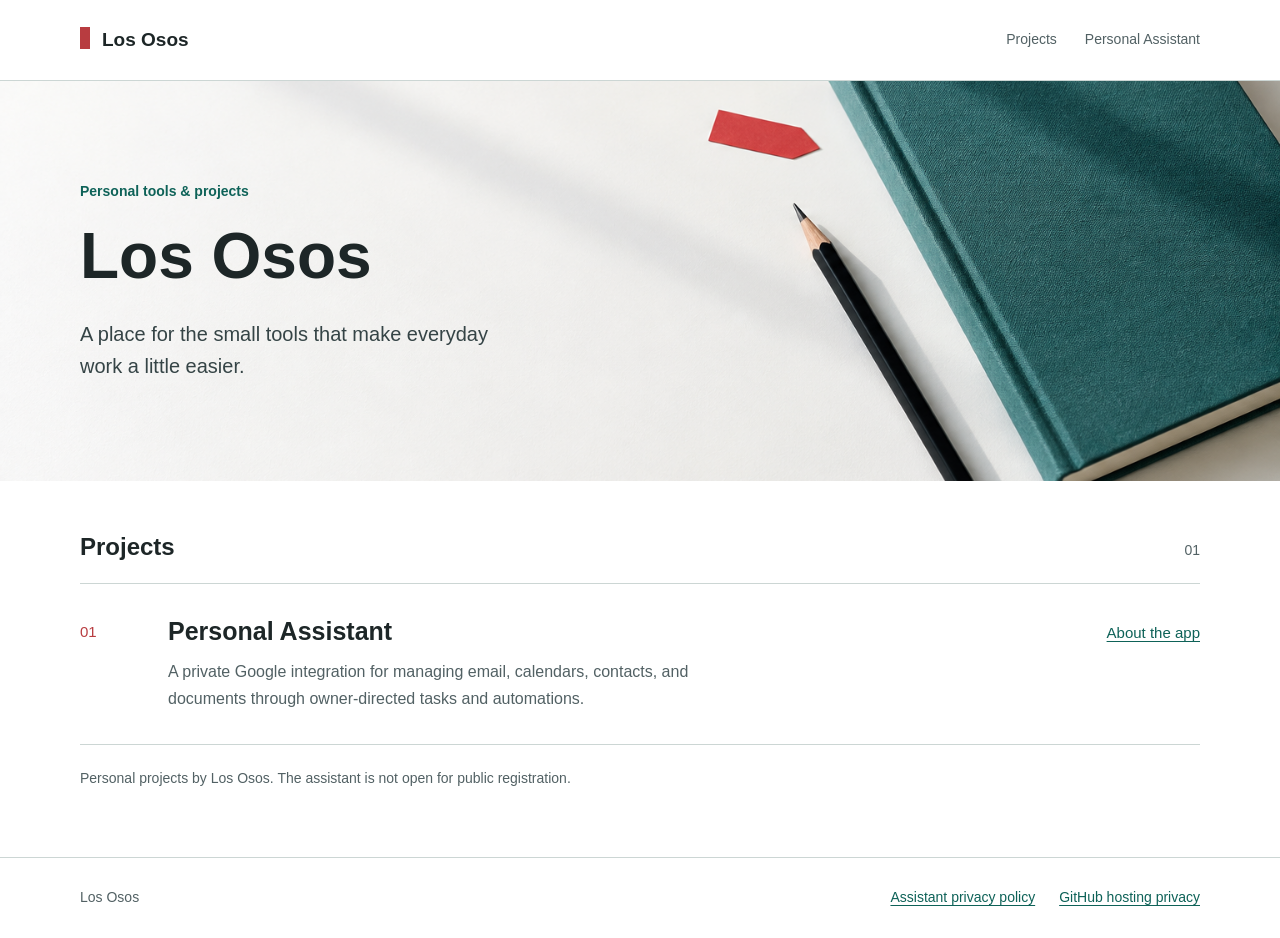
<file: index.html>
<!doctype html>
<html lang="en">
<head>
  <meta charset="utf-8">
  <meta name="viewport" content="width=device-width, initial-scale=1">
  <meta name="description" content="Los Osos: personal tools and projects for everyday work.">
  <title>Los Osos | Personal Tools & Projects</title>
  <link rel="stylesheet" href="styles.css">
</head>
<body>
  <a class="skip" href="#main">Skip to content</a>
  <header class="site-header">
    <div class="wrap header-inner">
      <a class="brand" href="index.html" aria-current="page">Los Osos</a>
      <nav aria-label="Main navigation">
        <a href="#projects">Projects</a>
        <a href="assistant.html">Personal Assistant</a>
      </nav>
    </div>
  </header>
  <main id="main">
    <section class="hero" aria-labelledby="home-title">
      <img class="hero-image" src="workspace.png" width="1536" height="1024" alt="">
      <div class="wrap hero-content">
        <div class="hero-copy">
          <p class="eyebrow">Personal tools & projects</p>
          <h1 id="home-title">Los Osos</h1>
          <p class="intro">A place for the small tools that make everyday work a little easier.</p>
        </div>
      </div>
    </section>
    <section class="wrap section" id="projects" aria-labelledby="projects-title">
      <div class="section-head">
        <h2 id="projects-title">Projects</h2>
        <span class="section-index">01</span>
      </div>
      <article class="project">
        <span class="project-number" aria-hidden="true">01</span>
        <div>
          <h3>Personal Assistant</h3>
          <p>A private Google integration for managing email, calendars, contacts, and documents through owner-directed tasks and automations.</p>
        </div>
        <a class="project-link" href="assistant.html">About the app</a>
      </article>
      <p class="caption">Personal projects by Los Osos. The assistant is not open for public registration.</p>
    </section>
  </main>
  <footer class="site-footer">
    <div class="wrap footer-inner">
      <span>Los Osos</span>
      <div class="footer-links">
        <a href="privacy.html">Assistant privacy policy</a>
        <a href="https://docs.github.com/en/site-policy/privacy-policies/github-general-privacy-statement">GitHub hosting privacy</a>
      </div>
    </div>
  </footer>
</body>
</html>
</file>
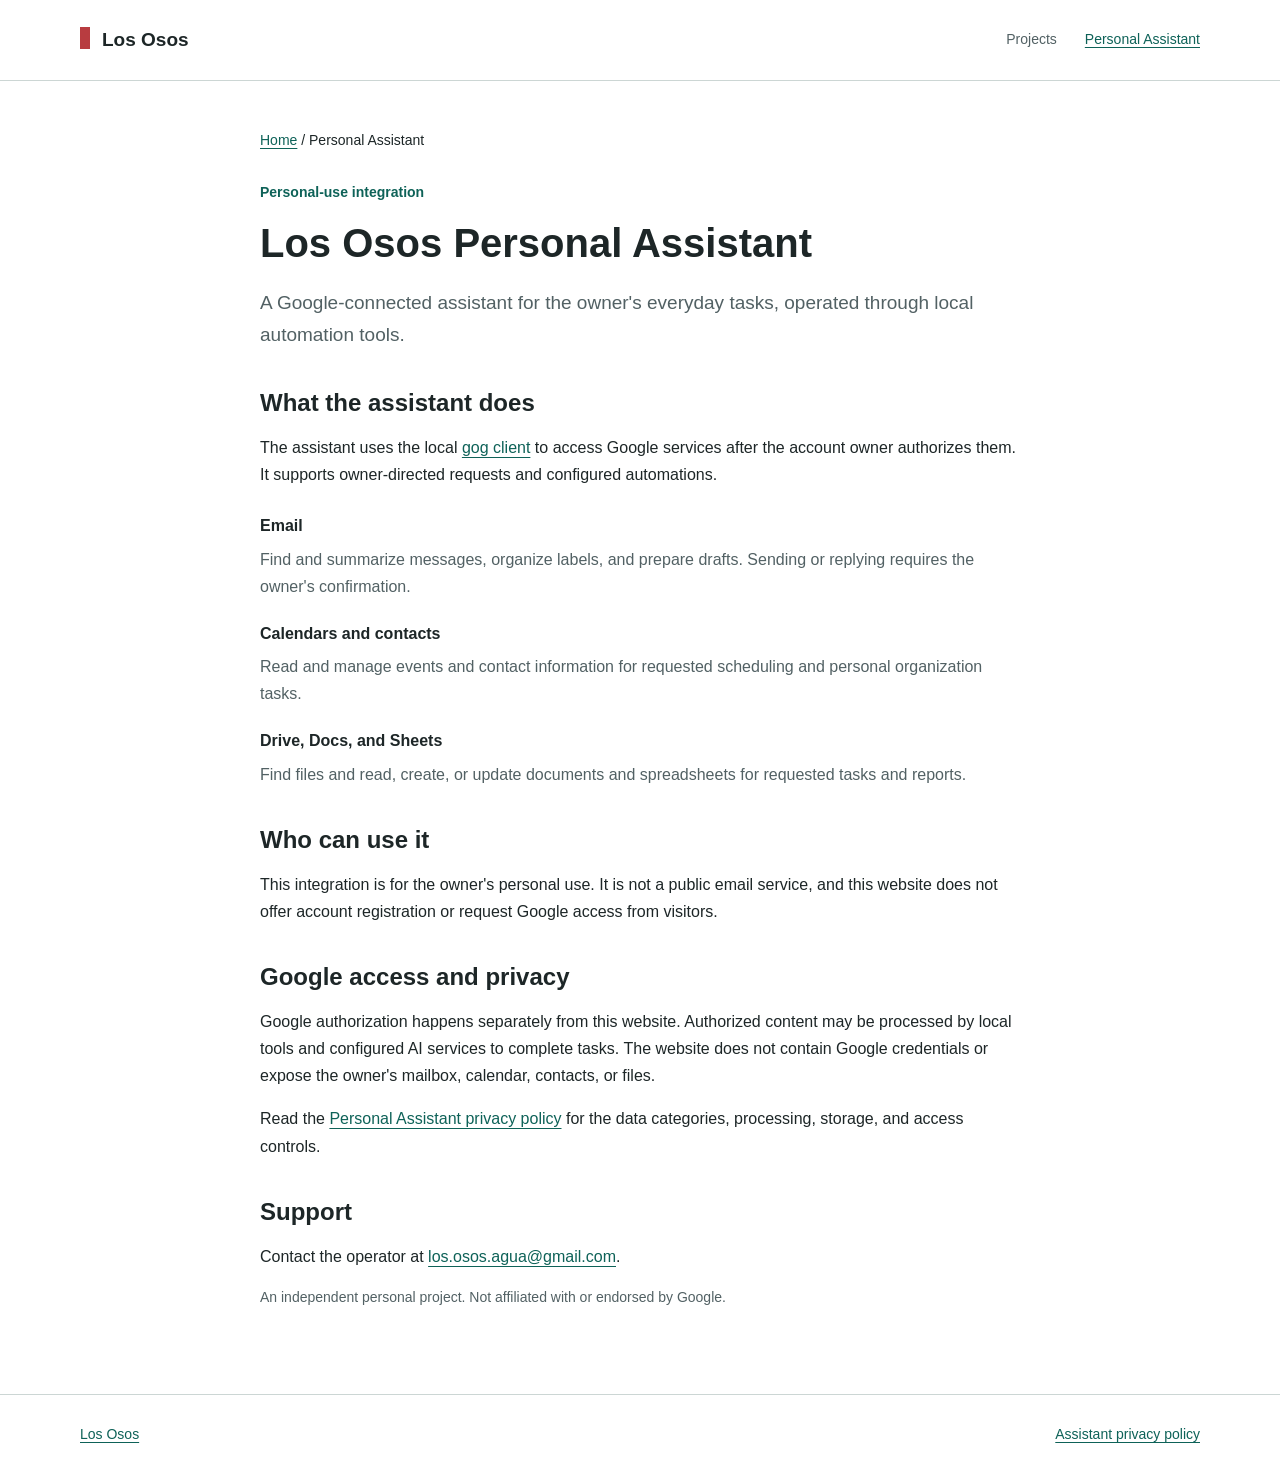
<file: assistant.html>
<!doctype html>
<html lang="en">
<head>
  <meta charset="utf-8">
  <meta name="viewport" content="width=device-width, initial-scale=1">
  <meta name="description" content="Los Osos Personal Assistant: a personal Google integration for email, calendars, contacts, and documents.">
  <title>Los Osos Personal Assistant</title>
  <link rel="stylesheet" href="styles.css">
</head>
<body>
  <a class="skip" href="#main">Skip to content</a>
  <header class="site-header">
    <div class="wrap header-inner">
      <a class="brand" href="index.html">Los Osos</a>
      <nav aria-label="Main navigation">
        <a href="index.html#projects">Projects</a>
        <a href="assistant.html" aria-current="page">Personal Assistant</a>
      </nav>
    </div>
  </header>
  <main class="document" id="main">
    <p class="breadcrumb"><a href="index.html">Home</a> / Personal Assistant</p>
    <p class="eyebrow">Personal-use integration</p>
    <h1>Los Osos Personal Assistant</h1>
    <p class="lead">A Google-connected assistant for the owner's everyday tasks, operated through local automation tools.</p>
    <h2>What the assistant does</h2>
    <p>The assistant uses the local <a href="https://github.com/steipete/gogcli">gog client</a> to access Google services after the account owner authorizes them. It supports owner-directed requests and configured automations.</p>
    <dl>
      <dt>Email</dt>
      <dd>Find and summarize messages, organize labels, and prepare drafts. Sending or replying requires the owner's confirmation.</dd>
      <dt>Calendars and contacts</dt>
      <dd>Read and manage events and contact information for requested scheduling and personal organization tasks.</dd>
      <dt>Drive, Docs, and Sheets</dt>
      <dd>Find files and read, create, or update documents and spreadsheets for requested tasks and reports.</dd>
    </dl>
    <h2>Who can use it</h2>
    <p>This integration is for the owner's personal use. It is not a public email service, and this website does not offer account registration or request Google access from visitors.</p>
    <h2>Google access and privacy</h2>
    <p>Google authorization happens separately from this website. Authorized content may be processed by local tools and configured AI services to complete tasks. The website does not contain Google credentials or expose the owner's mailbox, calendar, contacts, or files.</p>
    <p>Read the <a href="privacy.html">Personal Assistant privacy policy</a> for the data categories, processing, storage, and access controls.</p>
    <h2>Support</h2>
    <p>Contact the operator at <a href="mailto:los.osos.agua@gmail.com">los.osos.agua@gmail.com</a>.</p>
    <p class="meta">An independent personal project. Not affiliated with or endorsed by Google.</p>
  </main>
  <footer class="site-footer">
    <div class="wrap footer-inner">
      <a href="index.html">Los Osos</a>
      <a href="privacy.html">Assistant privacy policy</a>
    </div>
  </footer>
</body>
</html>
</file>
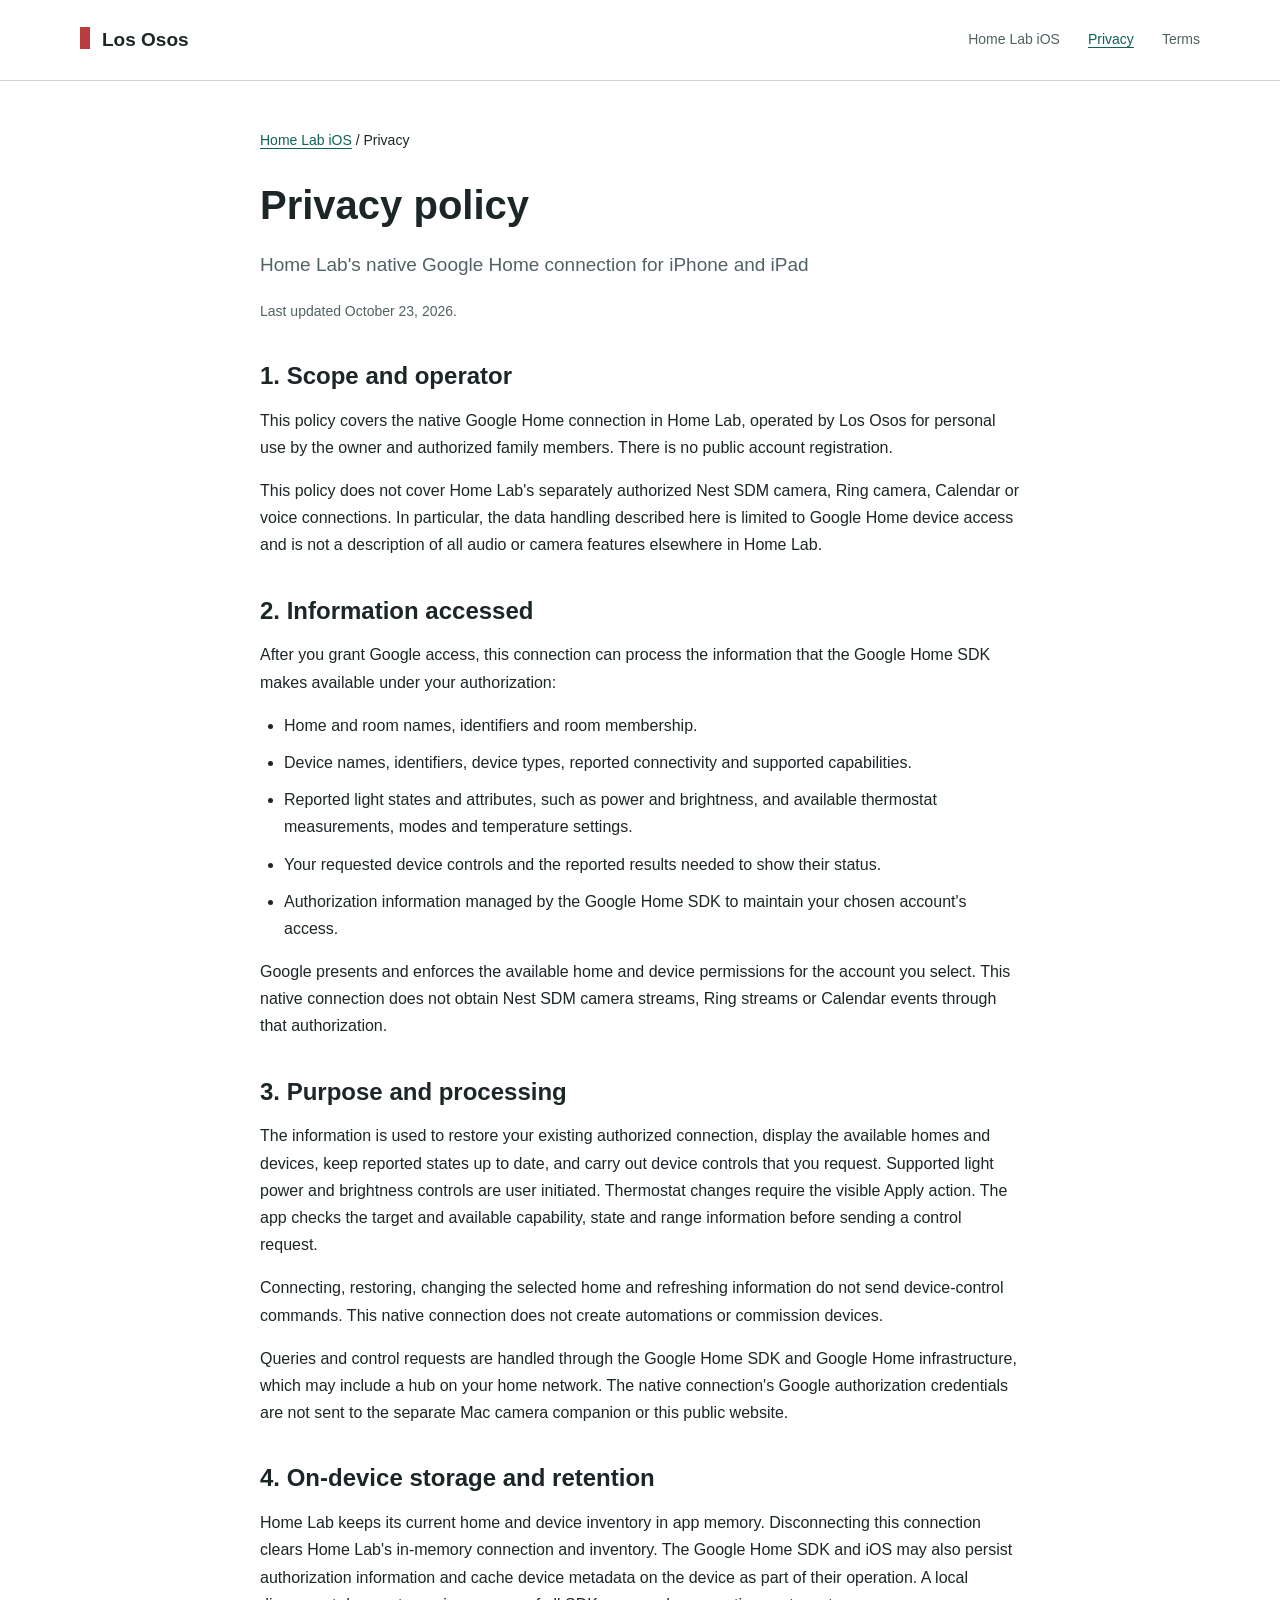
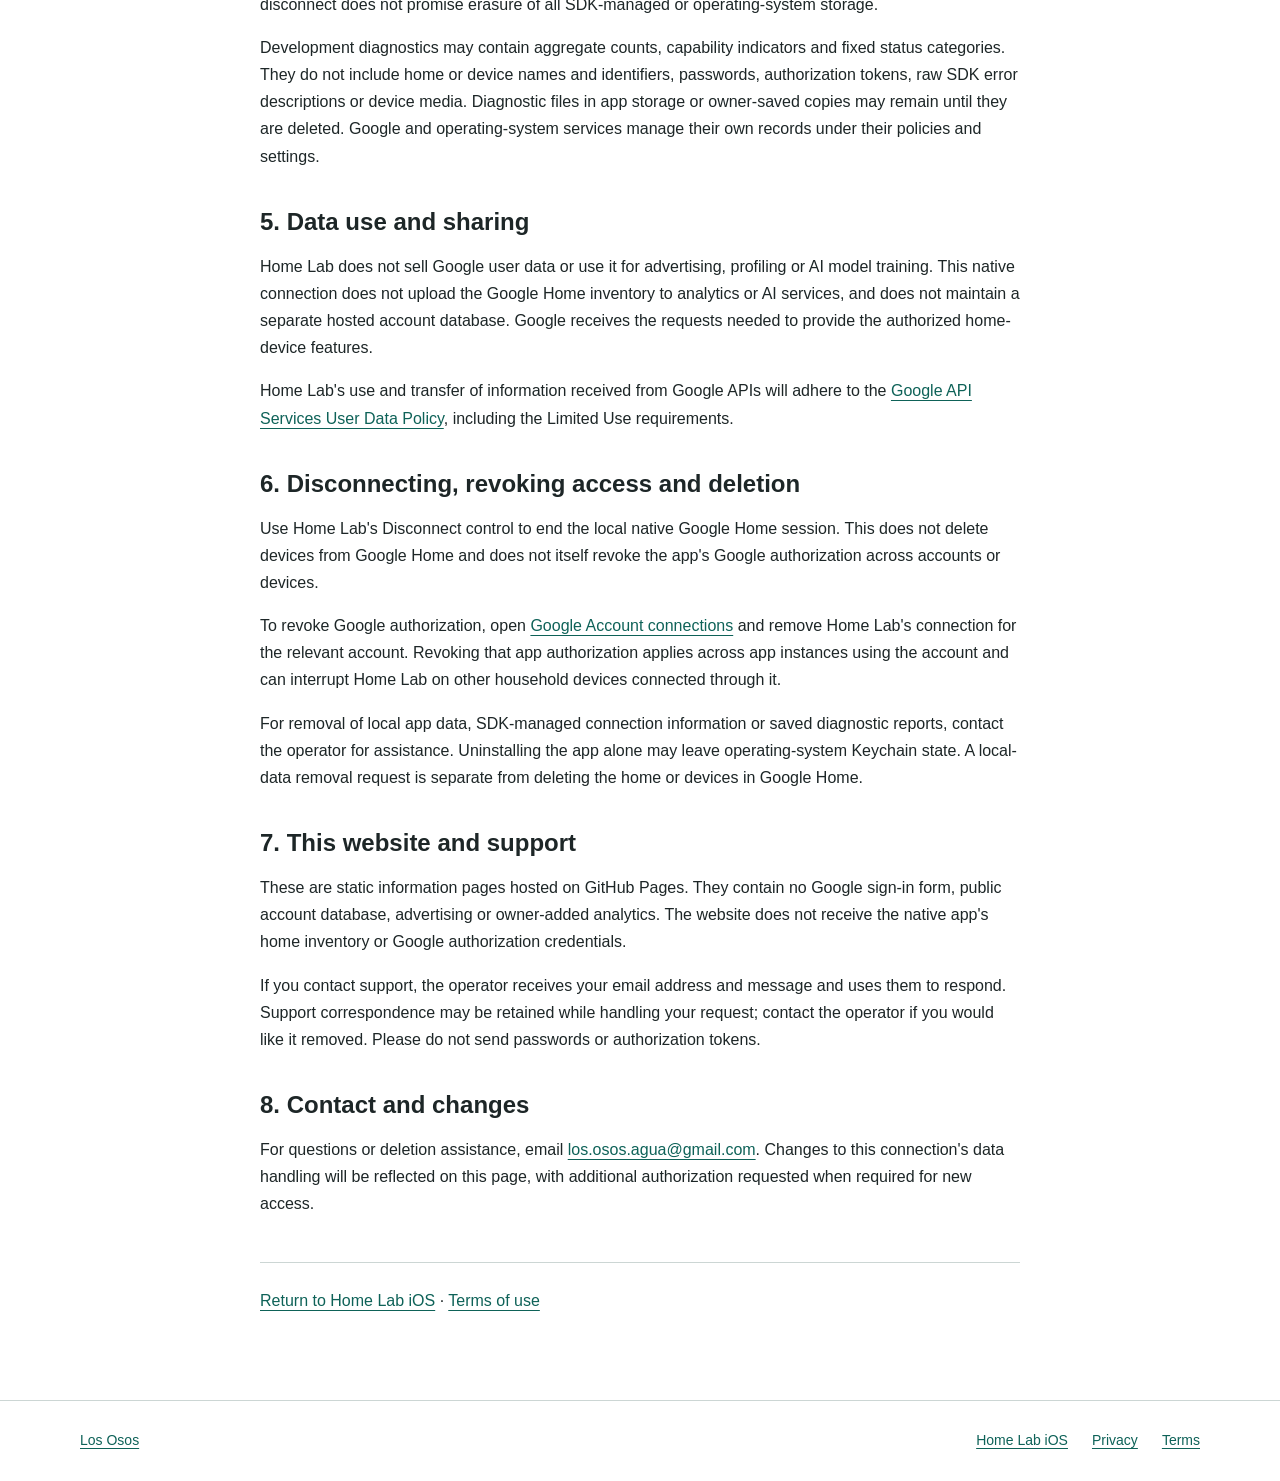
<file: home-lab-ios-privacy.html>
<!doctype html>
<html lang="en">
<head>
  <meta charset="utf-8">
  <meta name="viewport" content="width=device-width, initial-scale=1">
  <meta name="description" content="Privacy policy for Home Lab's native Google Home iOS connection, covering authorized device data, local storage, use and removal of access.">
  <title>Privacy Policy | Home Lab iOS</title>
  <link rel="stylesheet" href="styles.css">
</head>
<body>
  <a class="skip" href="#main">Skip to content</a>
  <header class="site-header">
    <div class="wrap header-inner">
      <a class="brand" href="index.html">Los Osos</a>
      <nav aria-label="Main navigation">
        <a href="home-lab-ios.html">Home Lab iOS</a>
        <a href="home-lab-ios-privacy.html" aria-current="page">Privacy</a>
        <a href="home-lab-ios-terms.html">Terms</a>
      </nav>
    </div>
  </header>
  <main class="document" id="main">
    <p class="breadcrumb"><a href="home-lab-ios.html">Home Lab iOS</a> / Privacy</p>
    <h1>Privacy policy</h1>
    <p class="lead">Home Lab's native Google Home connection for iPhone and iPad</p>
    <p class="meta">Last updated October 23, 2026.</p>
    <h2>1. Scope and operator</h2>
    <p>This policy covers the native Google Home connection in Home Lab, operated by Los Osos for personal use by the owner and authorized family members. There is no public account registration.</p>
    <p>This policy does not cover Home Lab's separately authorized Nest SDM camera, Ring camera, Calendar or voice connections. In particular, the data handling described here is limited to Google Home device access and is not a description of all audio or camera features elsewhere in Home Lab.</p>
    <h2>2. Information accessed</h2>
    <p>After you grant Google access, this connection can process the information that the Google Home SDK makes available under your authorization:</p>
    <ul>
      <li>Home and room names, identifiers and room membership.</li>
      <li>Device names, identifiers, device types, reported connectivity and supported capabilities.</li>
      <li>Reported light states and attributes, such as power and brightness, and available thermostat measurements, modes and temperature settings.</li>
      <li>Your requested device controls and the reported results needed to show their status.</li>
      <li>Authorization information managed by the Google Home SDK to maintain your chosen account's access.</li>
    </ul>
    <p>Google presents and enforces the available home and device permissions for the account you select. This native connection does not obtain Nest SDM camera streams, Ring streams or Calendar events through that authorization.</p>
    <h2>3. Purpose and processing</h2>
    <p>The information is used to restore your existing authorized connection, display the available homes and devices, keep reported states up to date, and carry out device controls that you request. Supported light power and brightness controls are user initiated. Thermostat changes require the visible Apply action. The app checks the target and available capability, state and range information before sending a control request.</p>
    <p>Connecting, restoring, changing the selected home and refreshing information do not send device-control commands. This native connection does not create automations or commission devices.</p>
    <p>Queries and control requests are handled through the Google Home SDK and Google Home infrastructure, which may include a hub on your home network. The native connection's Google authorization credentials are not sent to the separate Mac camera companion or this public website.</p>
    <h2>4. On-device storage and retention</h2>
    <p>Home Lab keeps its current home and device inventory in app memory. Disconnecting this connection clears Home Lab's in-memory connection and inventory. The Google Home SDK and iOS may also persist authorization information and cache device metadata on the device as part of their operation. A local disconnect does not promise erasure of all SDK-managed or operating-system storage.</p>
    <p>Development diagnostics may contain aggregate counts, capability indicators and fixed status categories. They do not include home or device names and identifiers, passwords, authorization tokens, raw SDK error descriptions or device media. Diagnostic files in app storage or owner-saved copies may remain until they are deleted. Google and operating-system services manage their own records under their policies and settings.</p>
    <h2>5. Data use and sharing</h2>
    <p>Home Lab does not sell Google user data or use it for advertising, profiling or AI model training. This native connection does not upload the Google Home inventory to analytics or AI services, and does not maintain a separate hosted account database. Google receives the requests needed to provide the authorized home-device features.</p>
    <p>Home Lab's use and transfer of information received from Google APIs will adhere to the <a href="https://developers.google.com/terms/api-services-user-data-policy">Google API Services User Data Policy</a>, including the Limited Use requirements.</p>
    <h2>6. Disconnecting, revoking access and deletion</h2>
    <p>Use Home Lab's Disconnect control to end the local native Google Home session. This does not delete devices from Google Home and does not itself revoke the app's Google authorization across accounts or devices.</p>
    <p>To revoke Google authorization, open <a href="https://myaccount.google.com/connections">Google Account connections</a> and remove Home Lab's connection for the relevant account. Revoking that app authorization applies across app instances using the account and can interrupt Home Lab on other household devices connected through it.</p>
    <p>For removal of local app data, SDK-managed connection information or saved diagnostic reports, contact the operator for assistance. Uninstalling the app alone may leave operating-system Keychain state. A local-data removal request is separate from deleting the home or devices in Google Home.</p>
    <h2>7. This website and support</h2>
    <p>These are static information pages hosted on GitHub Pages. They contain no Google sign-in form, public account database, advertising or owner-added analytics. The website does not receive the native app's home inventory or Google authorization credentials.</p>
    <p>If you contact support, the operator receives your email address and message and uses them to respond. Support correspondence may be retained while handling your request; contact the operator if you would like it removed. Please do not send passwords or authorization tokens.</p>
    <h2>8. Contact and changes</h2>
    <p>For questions or deletion assistance, email <a href="mailto:los.osos.agua@gmail.com">los.osos.agua@gmail.com</a>. Changes to this connection's data handling will be reflected on this page, with additional authorization requested when required for new access.</p>
    <p class="document-end"><a href="home-lab-ios.html">Return to Home Lab iOS</a> · <a href="home-lab-ios-terms.html">Terms of use</a></p>
  </main>
  <footer class="site-footer">
    <div class="wrap footer-inner">
      <a href="index.html">Los Osos</a>
      <div class="footer-links"><a href="home-lab-ios.html">Home Lab iOS</a><a href="home-lab-ios-privacy.html">Privacy</a><a href="home-lab-ios-terms.html">Terms</a></div>
    </div>
  </footer>
</body>
</html>
</file>
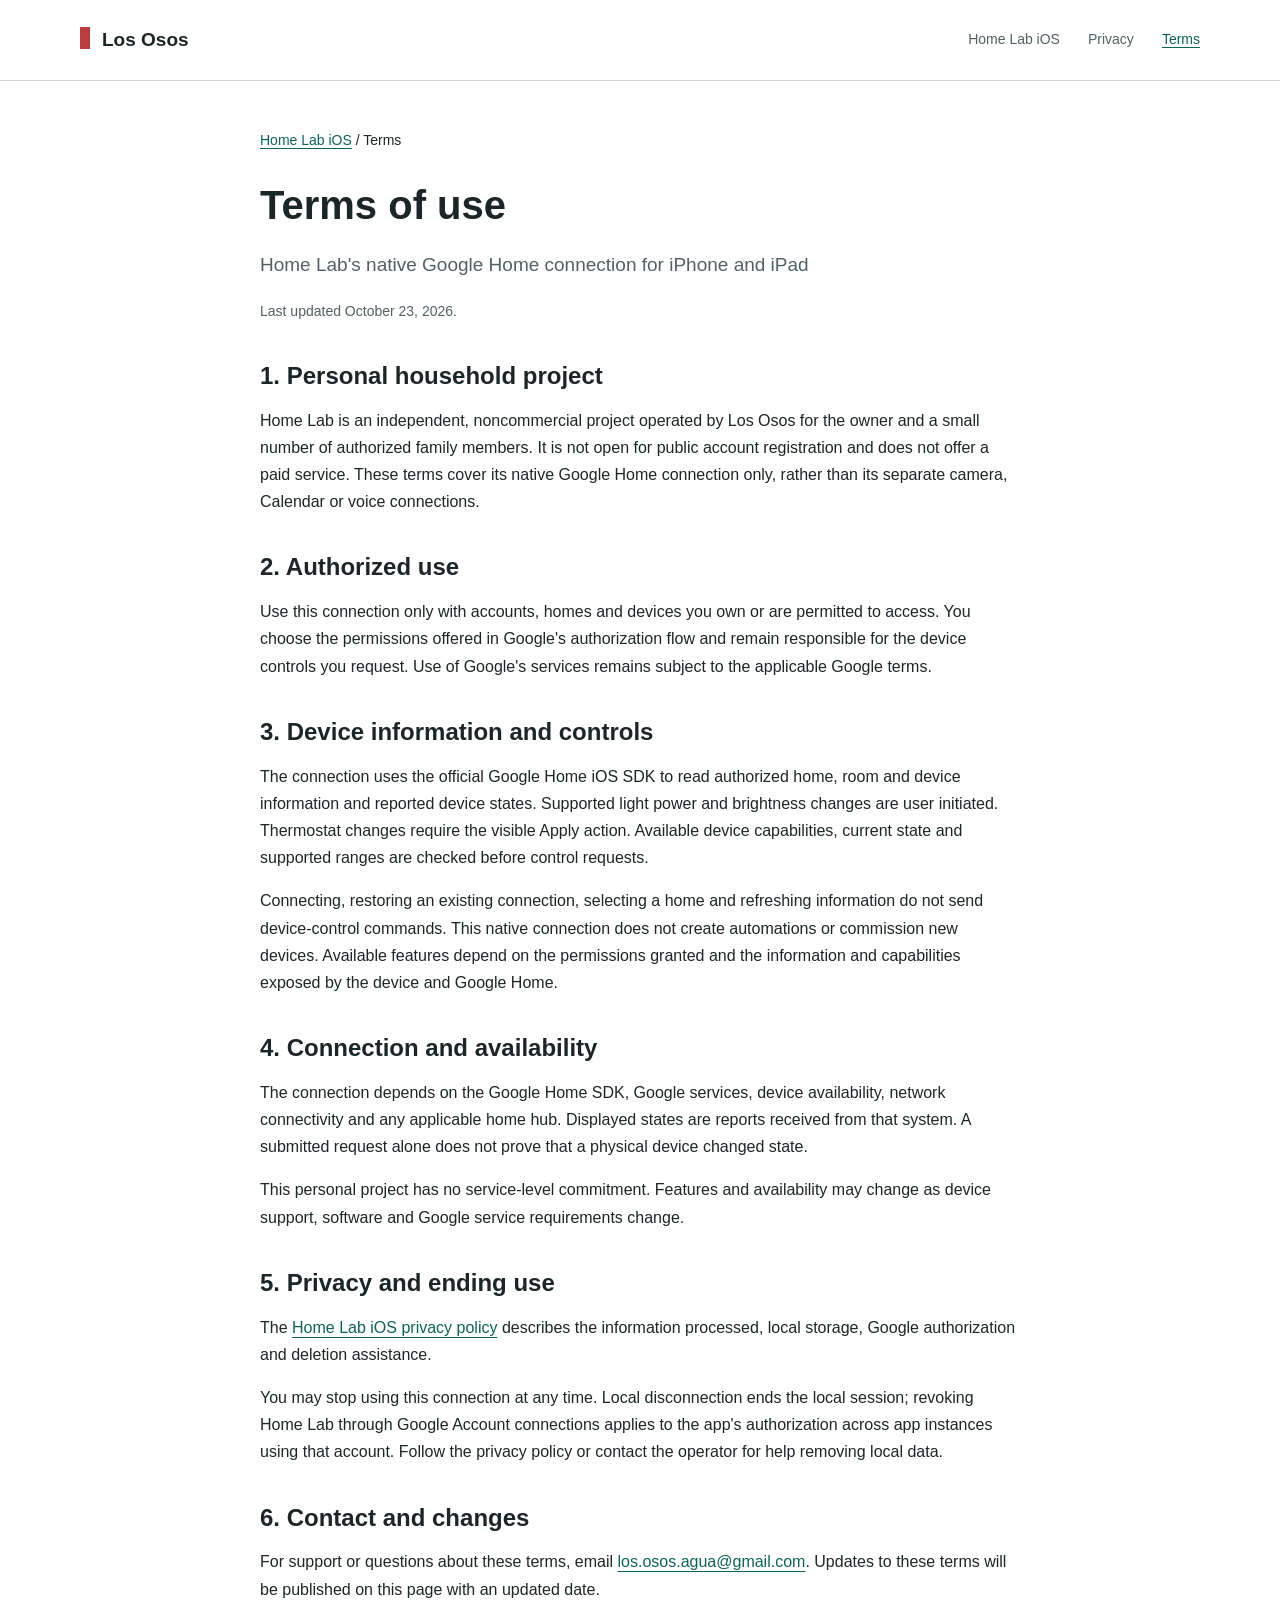
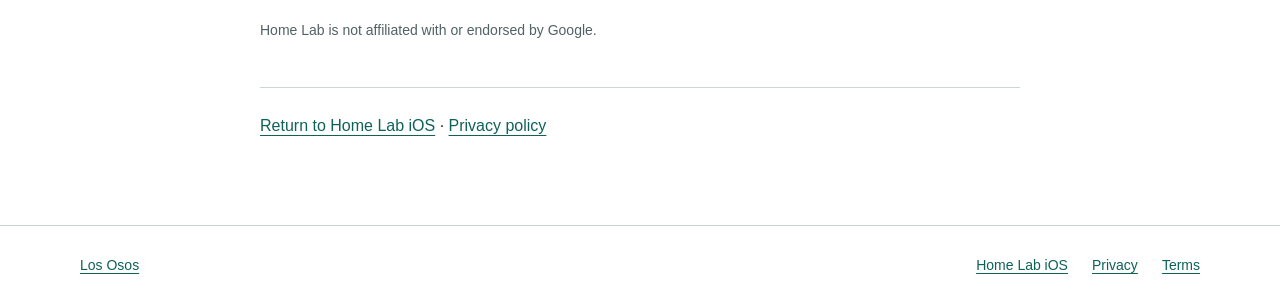
<file: home-lab-ios-terms.html>
<!doctype html>
<html lang="en">
<head>
  <meta charset="utf-8">
  <meta name="viewport" content="width=device-width, initial-scale=1">
  <meta name="description" content="Terms of use for Home Lab's personal native Google Home connection on iPhone and iPad.">
  <title>Terms of Use | Home Lab iOS</title>
  <link rel="stylesheet" href="styles.css">
</head>
<body>
  <a class="skip" href="#main">Skip to content</a>
  <header class="site-header">
    <div class="wrap header-inner">
      <a class="brand" href="index.html">Los Osos</a>
      <nav aria-label="Main navigation">
        <a href="home-lab-ios.html">Home Lab iOS</a>
        <a href="home-lab-ios-privacy.html">Privacy</a>
        <a href="home-lab-ios-terms.html" aria-current="page">Terms</a>
      </nav>
    </div>
  </header>
  <main class="document" id="main">
    <p class="breadcrumb"><a href="home-lab-ios.html">Home Lab iOS</a> / Terms</p>
    <h1>Terms of use</h1>
    <p class="lead">Home Lab's native Google Home connection for iPhone and iPad</p>
    <p class="meta">Last updated October 23, 2026.</p>
    <h2>1. Personal household project</h2>
    <p>Home Lab is an independent, noncommercial project operated by Los Osos for the owner and a small number of authorized family members. It is not open for public account registration and does not offer a paid service. These terms cover its native Google Home connection only, rather than its separate camera, Calendar or voice connections.</p>
    <h2>2. Authorized use</h2>
    <p>Use this connection only with accounts, homes and devices you own or are permitted to access. You choose the permissions offered in Google's authorization flow and remain responsible for the device controls you request. Use of Google's services remains subject to the applicable Google terms.</p>
    <h2>3. Device information and controls</h2>
    <p>The connection uses the official Google Home iOS SDK to read authorized home, room and device information and reported device states. Supported light power and brightness changes are user initiated. Thermostat changes require the visible Apply action. Available device capabilities, current state and supported ranges are checked before control requests.</p>
    <p>Connecting, restoring an existing connection, selecting a home and refreshing information do not send device-control commands. This native connection does not create automations or commission new devices. Available features depend on the permissions granted and the information and capabilities exposed by the device and Google Home.</p>
    <h2>4. Connection and availability</h2>
    <p>The connection depends on the Google Home SDK, Google services, device availability, network connectivity and any applicable home hub. Displayed states are reports received from that system. A submitted request alone does not prove that a physical device changed state.</p>
    <p>This personal project has no service-level commitment. Features and availability may change as device support, software and Google service requirements change.</p>
    <h2>5. Privacy and ending use</h2>
    <p>The <a href="home-lab-ios-privacy.html">Home Lab iOS privacy policy</a> describes the information processed, local storage, Google authorization and deletion assistance.</p>
    <p>You may stop using this connection at any time. Local disconnection ends the local session; revoking Home Lab through Google Account connections applies to the app's authorization across app instances using that account. Follow the privacy policy or contact the operator for help removing local data.</p>
    <h2>6. Contact and changes</h2>
    <p>For support or questions about these terms, email <a href="mailto:los.osos.agua@gmail.com">los.osos.agua@gmail.com</a>. Updates to these terms will be published on this page with an updated date.</p>
    <p class="meta">Home Lab is not affiliated with or endorsed by Google.</p>
    <p class="document-end"><a href="home-lab-ios.html">Return to Home Lab iOS</a> · <a href="home-lab-ios-privacy.html">Privacy policy</a></p>
  </main>
  <footer class="site-footer">
    <div class="wrap footer-inner">
      <a href="index.html">Los Osos</a>
      <div class="footer-links"><a href="home-lab-ios.html">Home Lab iOS</a><a href="home-lab-ios-privacy.html">Privacy</a><a href="home-lab-ios-terms.html">Terms</a></div>
    </div>
  </footer>
</body>
</html>
</file>
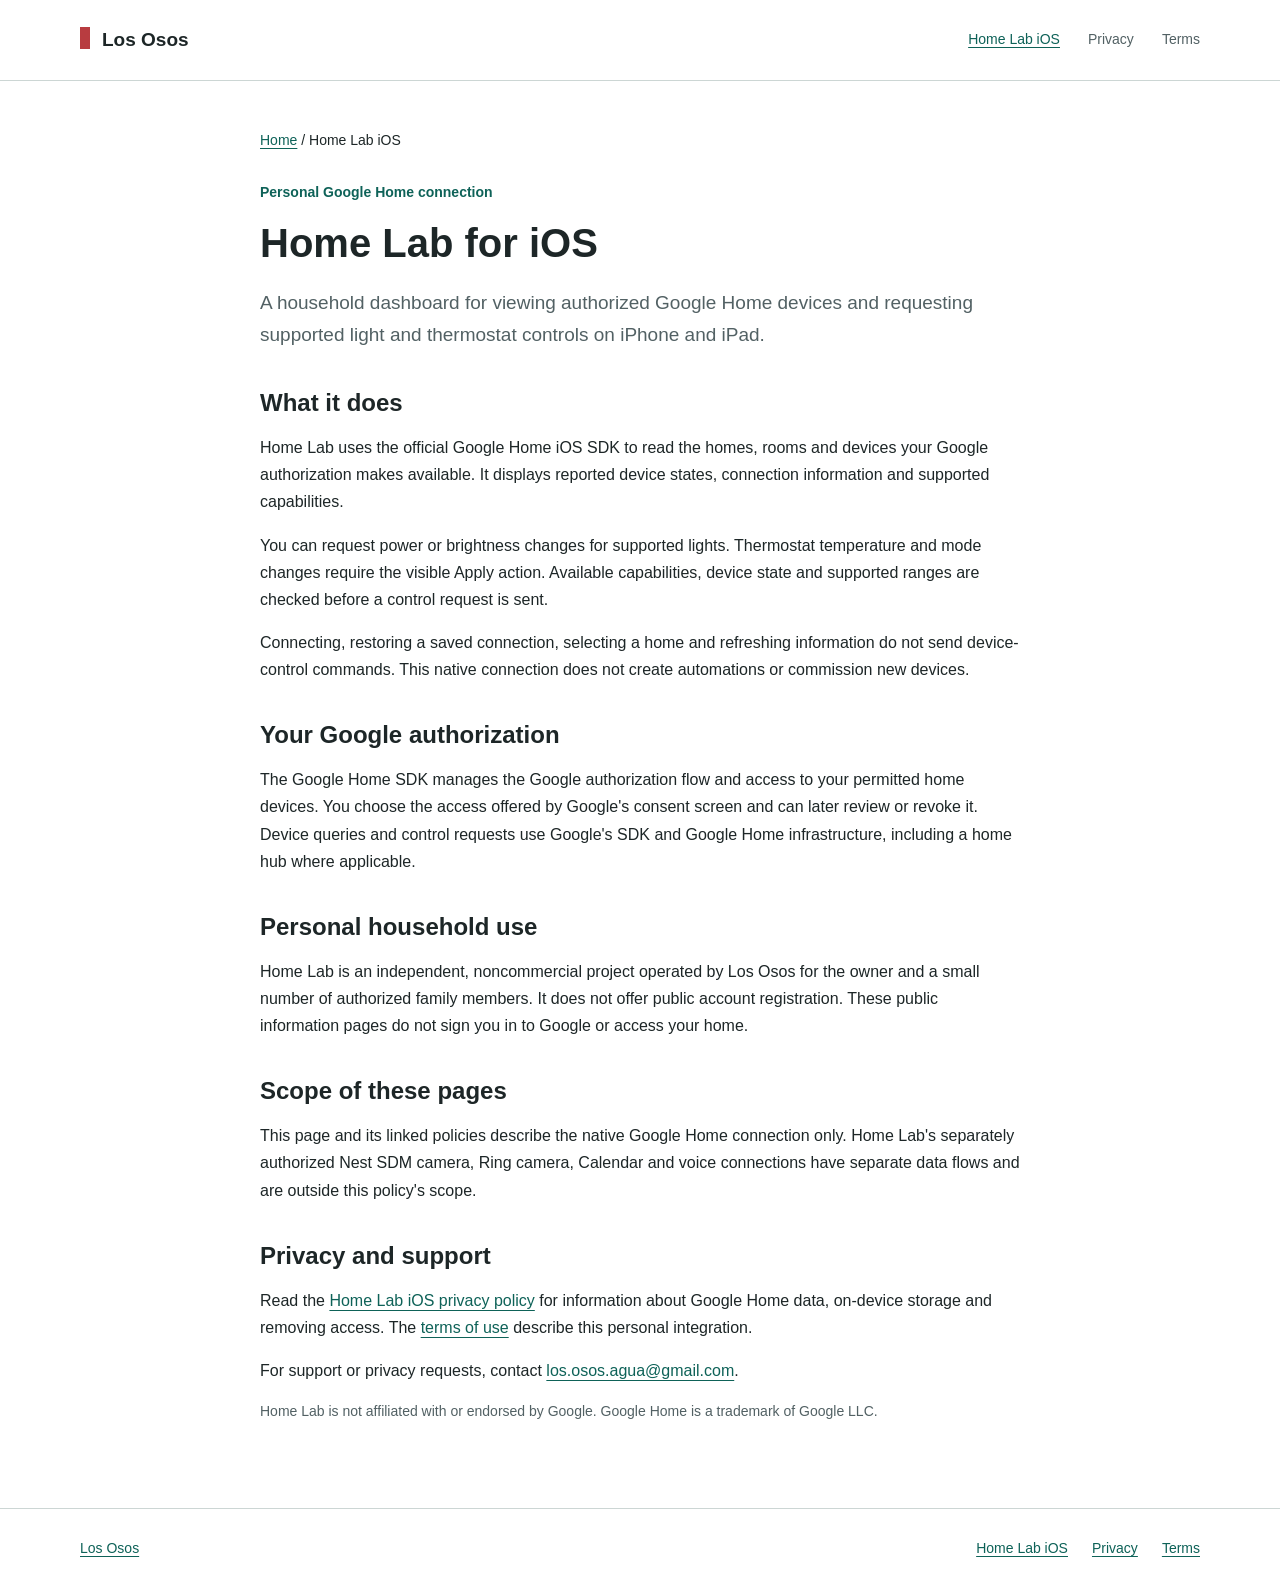
<file: home-lab-ios.html>
<!doctype html>
<html lang="en">
<head>
  <meta charset="utf-8">
  <meta name="viewport" content="width=device-width, initial-scale=1">
  <meta name="description" content="Home Lab for iOS is a personal household dashboard using the official Google Home iOS SDK to view authorized devices and request supported controls.">
  <title>Home Lab for iOS</title>
  <link rel="stylesheet" href="styles.css">
</head>
<body>
  <a class="skip" href="#main">Skip to content</a>
  <header class="site-header">
    <div class="wrap header-inner">
      <a class="brand" href="index.html">Los Osos</a>
      <nav aria-label="Main navigation">
        <a href="home-lab-ios.html" aria-current="page">Home Lab iOS</a>
        <a href="home-lab-ios-privacy.html">Privacy</a>
        <a href="home-lab-ios-terms.html">Terms</a>
      </nav>
    </div>
  </header>
  <main class="document" id="main">
    <p class="breadcrumb"><a href="index.html">Home</a> / Home Lab iOS</p>
    <p class="eyebrow">Personal Google Home connection</p>
    <h1>Home Lab for iOS</h1>
    <p class="lead">A household dashboard for viewing authorized Google Home devices and requesting supported light and thermostat controls on iPhone and iPad.</p>
    <h2>What it does</h2>
    <p>Home Lab uses the official Google Home iOS SDK to read the homes, rooms and devices your Google authorization makes available. It displays reported device states, connection information and supported capabilities.</p>
    <p>You can request power or brightness changes for supported lights. Thermostat temperature and mode changes require the visible Apply action. Available capabilities, device state and supported ranges are checked before a control request is sent.</p>
    <p>Connecting, restoring a saved connection, selecting a home and refreshing information do not send device-control commands. This native connection does not create automations or commission new devices.</p>
    <h2>Your Google authorization</h2>
    <p>The Google Home SDK manages the Google authorization flow and access to your permitted home devices. You choose the access offered by Google's consent screen and can later review or revoke it. Device queries and control requests use Google's SDK and Google Home infrastructure, including a home hub where applicable.</p>
    <h2>Personal household use</h2>
    <p>Home Lab is an independent, noncommercial project operated by Los Osos for the owner and a small number of authorized family members. It does not offer public account registration. These public information pages do not sign you in to Google or access your home.</p>
    <h2>Scope of these pages</h2>
    <p>This page and its linked policies describe the native Google Home connection only. Home Lab's separately authorized Nest SDM camera, Ring camera, Calendar and voice connections have separate data flows and are outside this policy's scope.</p>
    <h2>Privacy and support</h2>
    <p>Read the <a href="home-lab-ios-privacy.html">Home Lab iOS privacy policy</a> for information about Google Home data, on-device storage and removing access. The <a href="home-lab-ios-terms.html">terms of use</a> describe this personal integration.</p>
    <p>For support or privacy requests, contact <a href="mailto:los.osos.agua@gmail.com">los.osos.agua@gmail.com</a>.</p>
    <p class="meta">Home Lab is not affiliated with or endorsed by Google. Google Home is a trademark of Google LLC.</p>
  </main>
  <footer class="site-footer">
    <div class="wrap footer-inner">
      <a href="index.html">Los Osos</a>
      <div class="footer-links"><a href="home-lab-ios.html">Home Lab iOS</a><a href="home-lab-ios-privacy.html">Privacy</a><a href="home-lab-ios-terms.html">Terms</a></div>
    </div>
  </footer>
</body>
</html>
</file>
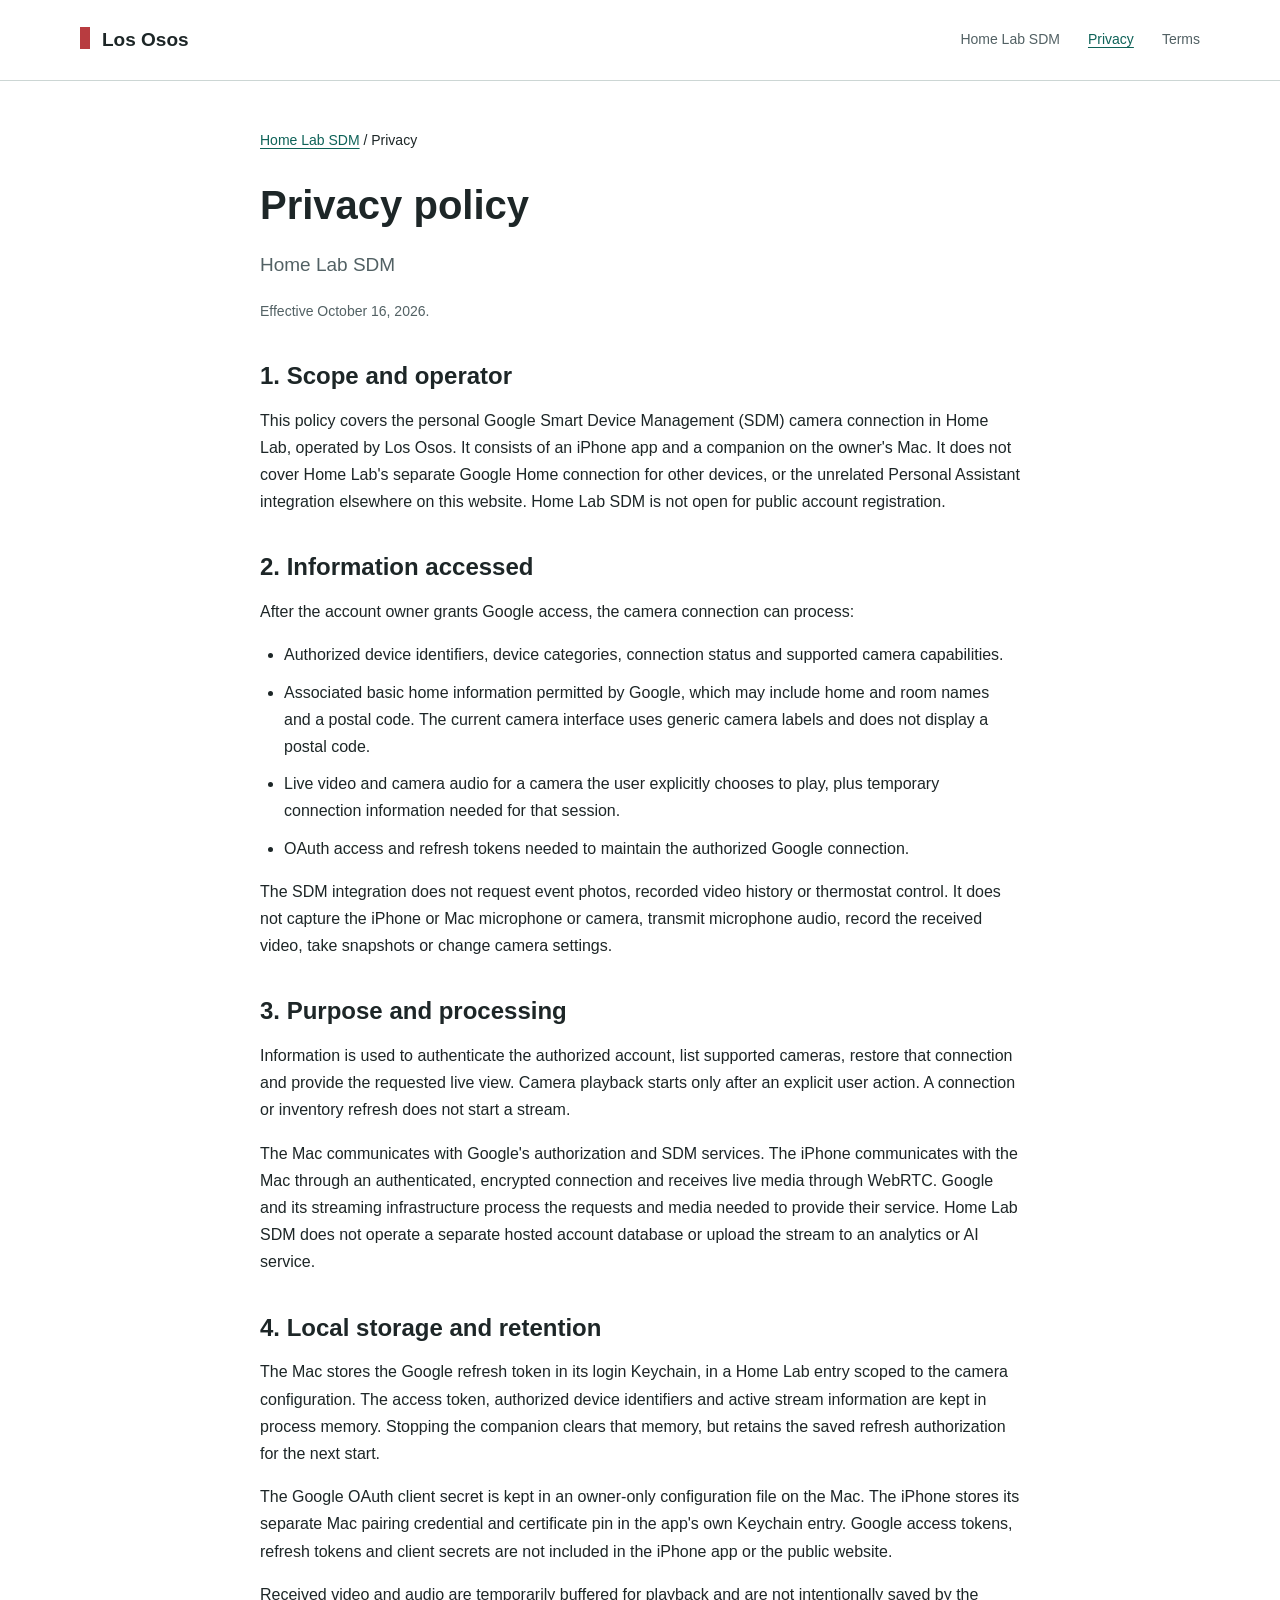
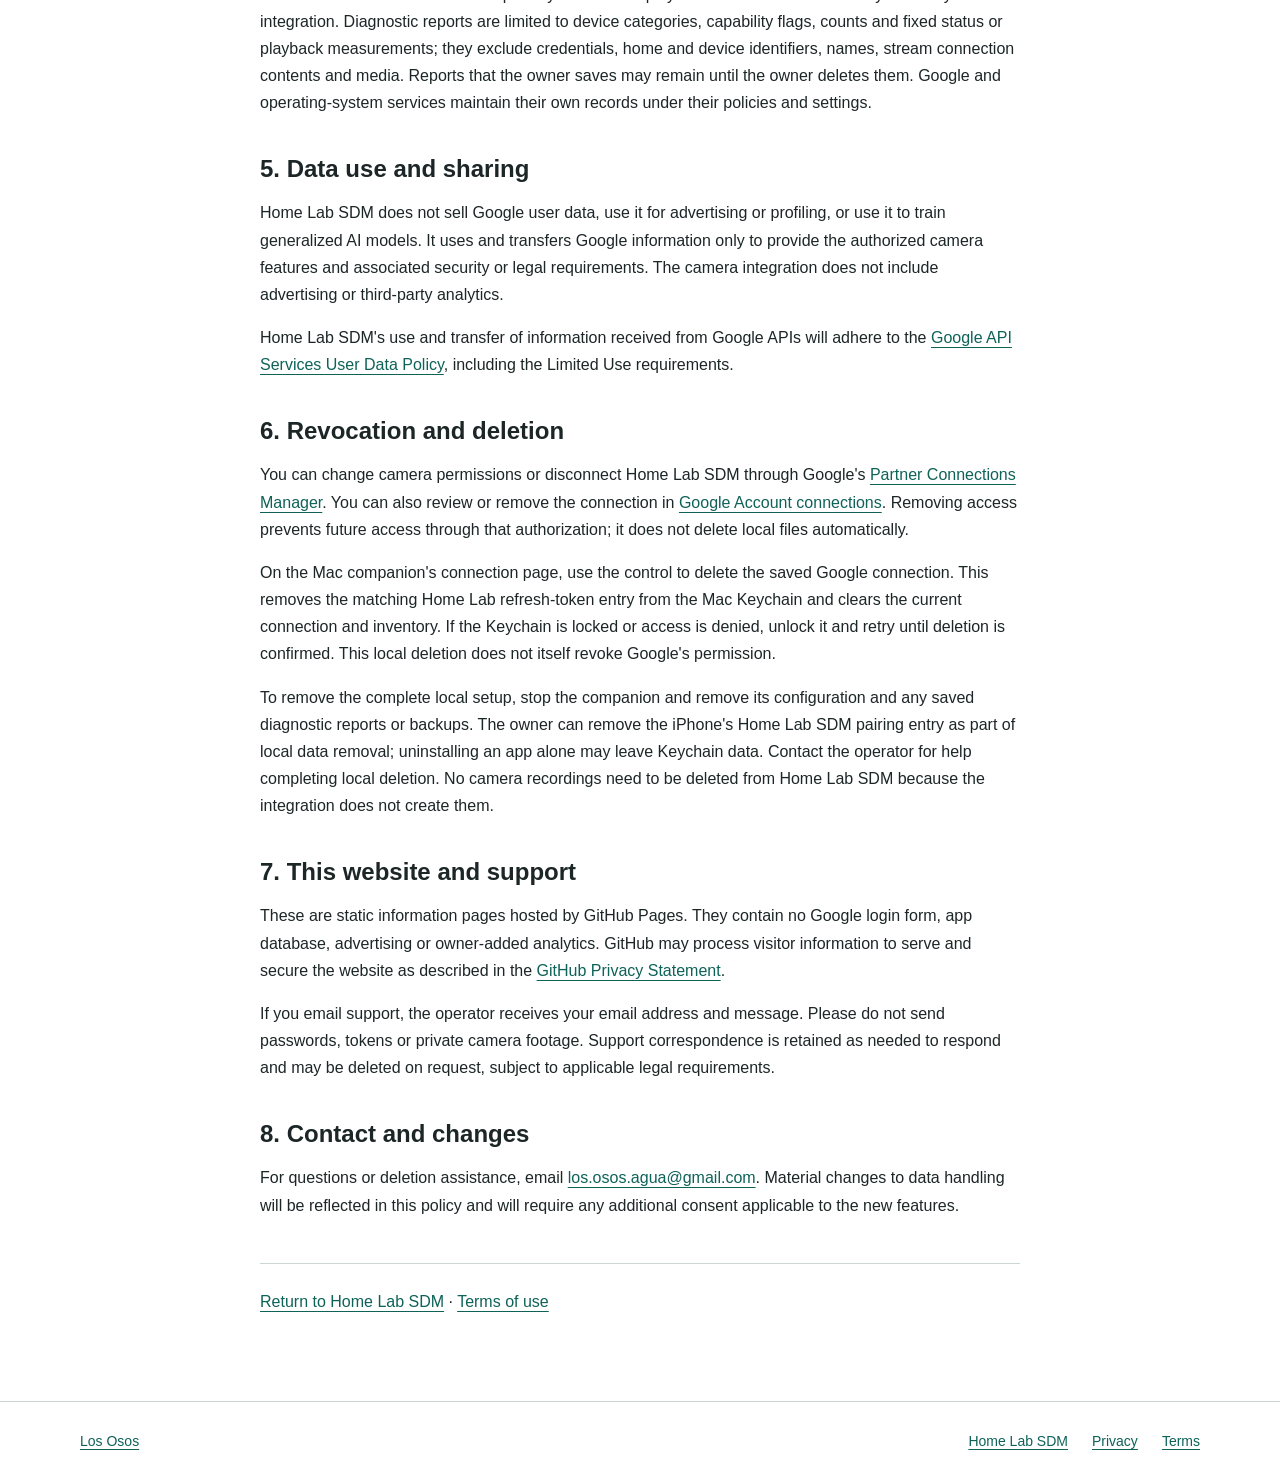
<file: home-lab-privacy.html>
<!doctype html>
<html lang="en">
<head>
  <meta charset="utf-8">
  <meta name="viewport" content="width=device-width, initial-scale=1">
  <meta name="description" content="Privacy policy for the Home Lab SDM personal camera integration, including Google access, local storage and deletion.">
  <title>Privacy Policy | Home Lab SDM</title>
  <link rel="stylesheet" href="styles.css">
</head>
<body>
  <a class="skip" href="#main">Skip to content</a>
  <header class="site-header">
    <div class="wrap header-inner">
      <a class="brand" href="index.html">Los Osos</a>
      <nav aria-label="Main navigation">
        <a href="home-lab.html">Home Lab SDM</a>
        <a href="home-lab-privacy.html" aria-current="page">Privacy</a>
        <a href="home-lab-terms.html">Terms</a>
      </nav>
    </div>
  </header>
  <main class="document" id="main">
    <p class="breadcrumb"><a href="home-lab.html">Home Lab SDM</a> / Privacy</p>
    <h1>Privacy policy</h1>
    <p class="lead">Home Lab SDM</p>
    <p class="meta">Effective October 16, 2026.</p>
    <h2>1. Scope and operator</h2>
    <p>This policy covers the personal Google Smart Device Management (SDM) camera connection in Home Lab, operated by Los Osos. It consists of an iPhone app and a companion on the owner's Mac. It does not cover Home Lab's separate Google Home connection for other devices, or the unrelated Personal Assistant integration elsewhere on this website. Home Lab SDM is not open for public account registration.</p>
    <h2>2. Information accessed</h2>
    <p>After the account owner grants Google access, the camera connection can process:</p>
    <ul>
      <li>Authorized device identifiers, device categories, connection status and supported camera capabilities.</li>
      <li>Associated basic home information permitted by Google, which may include home and room names and a postal code. The current camera interface uses generic camera labels and does not display a postal code.</li>
      <li>Live video and camera audio for a camera the user explicitly chooses to play, plus temporary connection information needed for that session.</li>
      <li>OAuth access and refresh tokens needed to maintain the authorized Google connection.</li>
    </ul>
    <p>The SDM integration does not request event photos, recorded video history or thermostat control. It does not capture the iPhone or Mac microphone or camera, transmit microphone audio, record the received video, take snapshots or change camera settings.</p>
    <h2>3. Purpose and processing</h2>
    <p>Information is used to authenticate the authorized account, list supported cameras, restore that connection and provide the requested live view. Camera playback starts only after an explicit user action. A connection or inventory refresh does not start a stream.</p>
    <p>The Mac communicates with Google's authorization and SDM services. The iPhone communicates with the Mac through an authenticated, encrypted connection and receives live media through WebRTC. Google and its streaming infrastructure process the requests and media needed to provide their service. Home Lab SDM does not operate a separate hosted account database or upload the stream to an analytics or AI service.</p>
    <h2>4. Local storage and retention</h2>
    <p>The Mac stores the Google refresh token in its login Keychain, in a Home Lab entry scoped to the camera configuration. The access token, authorized device identifiers and active stream information are kept in process memory. Stopping the companion clears that memory, but retains the saved refresh authorization for the next start.</p>
    <p>The Google OAuth client secret is kept in an owner-only configuration file on the Mac. The iPhone stores its separate Mac pairing credential and certificate pin in the app's own Keychain entry. Google access tokens, refresh tokens and client secrets are not included in the iPhone app or the public website.</p>
    <p>Received video and audio are temporarily buffered for playback and are not intentionally saved by the integration. Diagnostic reports are limited to device categories, capability flags, counts and fixed status or playback measurements; they exclude credentials, home and device identifiers, names, stream connection contents and media. Reports that the owner saves may remain until the owner deletes them. Google and operating-system services maintain their own records under their policies and settings.</p>
    <h2>5. Data use and sharing</h2>
    <p>Home Lab SDM does not sell Google user data, use it for advertising or profiling, or use it to train generalized AI models. It uses and transfers Google information only to provide the authorized camera features and associated security or legal requirements. The camera integration does not include advertising or third-party analytics.</p>
    <p>Home Lab SDM's use and transfer of information received from Google APIs will adhere to the <a href="https://developers.google.com/terms/api-services-user-data-policy">Google API Services User Data Policy</a>, including the Limited Use requirements.</p>
    <h2>6. Revocation and deletion</h2>
    <p>You can change camera permissions or disconnect Home Lab SDM through Google's <a href="https://nestservices.google.com/partnerconnections">Partner Connections Manager</a>. You can also review or remove the connection in <a href="https://myaccount.google.com/connections">Google Account connections</a>. Removing access prevents future access through that authorization; it does not delete local files automatically.</p>
    <p>On the Mac companion's connection page, use the control to delete the saved Google connection. This removes the matching Home Lab refresh-token entry from the Mac Keychain and clears the current connection and inventory. If the Keychain is locked or access is denied, unlock it and retry until deletion is confirmed. This local deletion does not itself revoke Google's permission.</p>
    <p>To remove the complete local setup, stop the companion and remove its configuration and any saved diagnostic reports or backups. The owner can remove the iPhone's Home Lab SDM pairing entry as part of local data removal; uninstalling an app alone may leave Keychain data. Contact the operator for help completing local deletion. No camera recordings need to be deleted from Home Lab SDM because the integration does not create them.</p>
    <h2>7. This website and support</h2>
    <p>These are static information pages hosted by GitHub Pages. They contain no Google login form, app database, advertising or owner-added analytics. GitHub may process visitor information to serve and secure the website as described in the <a href="https://docs.github.com/en/site-policy/privacy-policies/github-general-privacy-statement">GitHub Privacy Statement</a>.</p>
    <p>If you email support, the operator receives your email address and message. Please do not send passwords, tokens or private camera footage. Support correspondence is retained as needed to respond and may be deleted on request, subject to applicable legal requirements.</p>
    <h2>8. Contact and changes</h2>
    <p>For questions or deletion assistance, email <a href="mailto:los.osos.agua@gmail.com">los.osos.agua@gmail.com</a>. Material changes to data handling will be reflected in this policy and will require any additional consent applicable to the new features.</p>
    <p class="document-end"><a href="home-lab.html">Return to Home Lab SDM</a> · <a href="home-lab-terms.html">Terms of use</a></p>
  </main>
  <footer class="site-footer">
    <div class="wrap footer-inner">
      <a href="index.html">Los Osos</a>
      <div class="footer-links"><a href="home-lab.html">Home Lab SDM</a><a href="home-lab-privacy.html">Privacy</a><a href="home-lab-terms.html">Terms</a></div>
    </div>
  </footer>
</body>
</html>
</file>
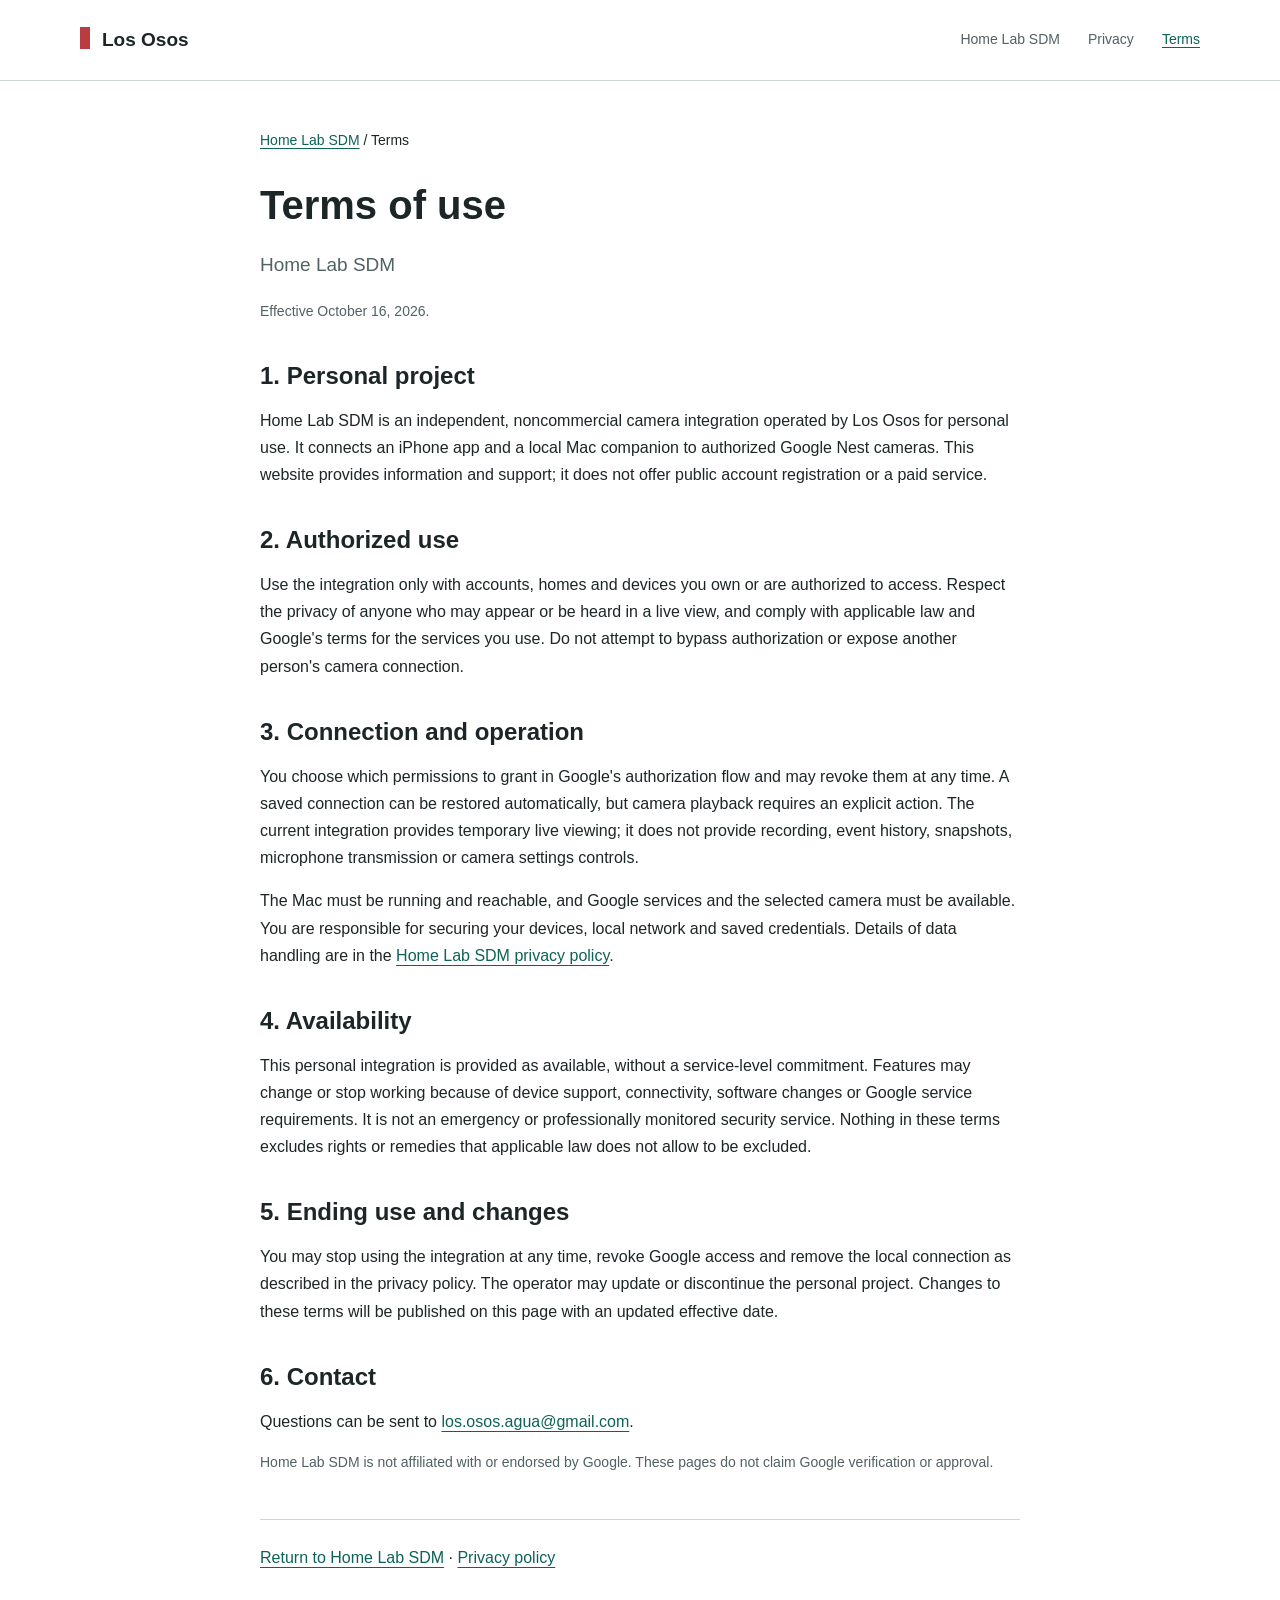
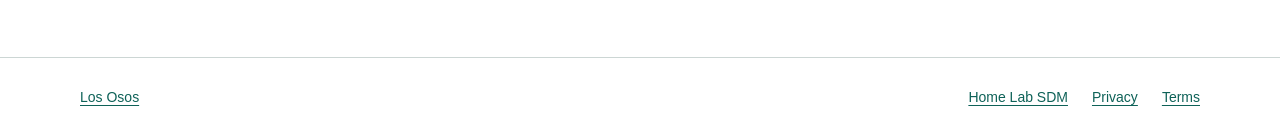
<file: home-lab-terms.html>
<!doctype html>
<html lang="en">
<head>
  <meta charset="utf-8">
  <meta name="viewport" content="width=device-width, initial-scale=1">
  <meta name="description" content="Terms of use for Home Lab SDM, an independent personal Nest camera integration.">
  <title>Terms of Use | Home Lab SDM</title>
  <link rel="stylesheet" href="styles.css">
</head>
<body>
  <a class="skip" href="#main">Skip to content</a>
  <header class="site-header">
    <div class="wrap header-inner">
      <a class="brand" href="index.html">Los Osos</a>
      <nav aria-label="Main navigation">
        <a href="home-lab.html">Home Lab SDM</a>
        <a href="home-lab-privacy.html">Privacy</a>
        <a href="home-lab-terms.html" aria-current="page">Terms</a>
      </nav>
    </div>
  </header>
  <main class="document" id="main">
    <p class="breadcrumb"><a href="home-lab.html">Home Lab SDM</a> / Terms</p>
    <h1>Terms of use</h1>
    <p class="lead">Home Lab SDM</p>
    <p class="meta">Effective October 16, 2026.</p>
    <h2>1. Personal project</h2>
    <p>Home Lab SDM is an independent, noncommercial camera integration operated by Los Osos for personal use. It connects an iPhone app and a local Mac companion to authorized Google Nest cameras. This website provides information and support; it does not offer public account registration or a paid service.</p>
    <h2>2. Authorized use</h2>
    <p>Use the integration only with accounts, homes and devices you own or are authorized to access. Respect the privacy of anyone who may appear or be heard in a live view, and comply with applicable law and Google's terms for the services you use. Do not attempt to bypass authorization or expose another person's camera connection.</p>
    <h2>3. Connection and operation</h2>
    <p>You choose which permissions to grant in Google's authorization flow and may revoke them at any time. A saved connection can be restored automatically, but camera playback requires an explicit action. The current integration provides temporary live viewing; it does not provide recording, event history, snapshots, microphone transmission or camera settings controls.</p>
    <p>The Mac must be running and reachable, and Google services and the selected camera must be available. You are responsible for securing your devices, local network and saved credentials. Details of data handling are in the <a href="home-lab-privacy.html">Home Lab SDM privacy policy</a>.</p>
    <h2>4. Availability</h2>
    <p>This personal integration is provided as available, without a service-level commitment. Features may change or stop working because of device support, connectivity, software changes or Google service requirements. It is not an emergency or professionally monitored security service. Nothing in these terms excludes rights or remedies that applicable law does not allow to be excluded.</p>
    <h2>5. Ending use and changes</h2>
    <p>You may stop using the integration at any time, revoke Google access and remove the local connection as described in the privacy policy. The operator may update or discontinue the personal project. Changes to these terms will be published on this page with an updated effective date.</p>
    <h2>6. Contact</h2>
    <p>Questions can be sent to <a href="mailto:los.osos.agua@gmail.com">los.osos.agua@gmail.com</a>.</p>
    <p class="meta">Home Lab SDM is not affiliated with or endorsed by Google. These pages do not claim Google verification or approval.</p>
    <p class="document-end"><a href="home-lab.html">Return to Home Lab SDM</a> · <a href="home-lab-privacy.html">Privacy policy</a></p>
  </main>
  <footer class="site-footer">
    <div class="wrap footer-inner">
      <a href="index.html">Los Osos</a>
      <div class="footer-links"><a href="home-lab.html">Home Lab SDM</a><a href="home-lab-privacy.html">Privacy</a><a href="home-lab-terms.html">Terms</a></div>
    </div>
  </footer>
</body>
</html>
</file>
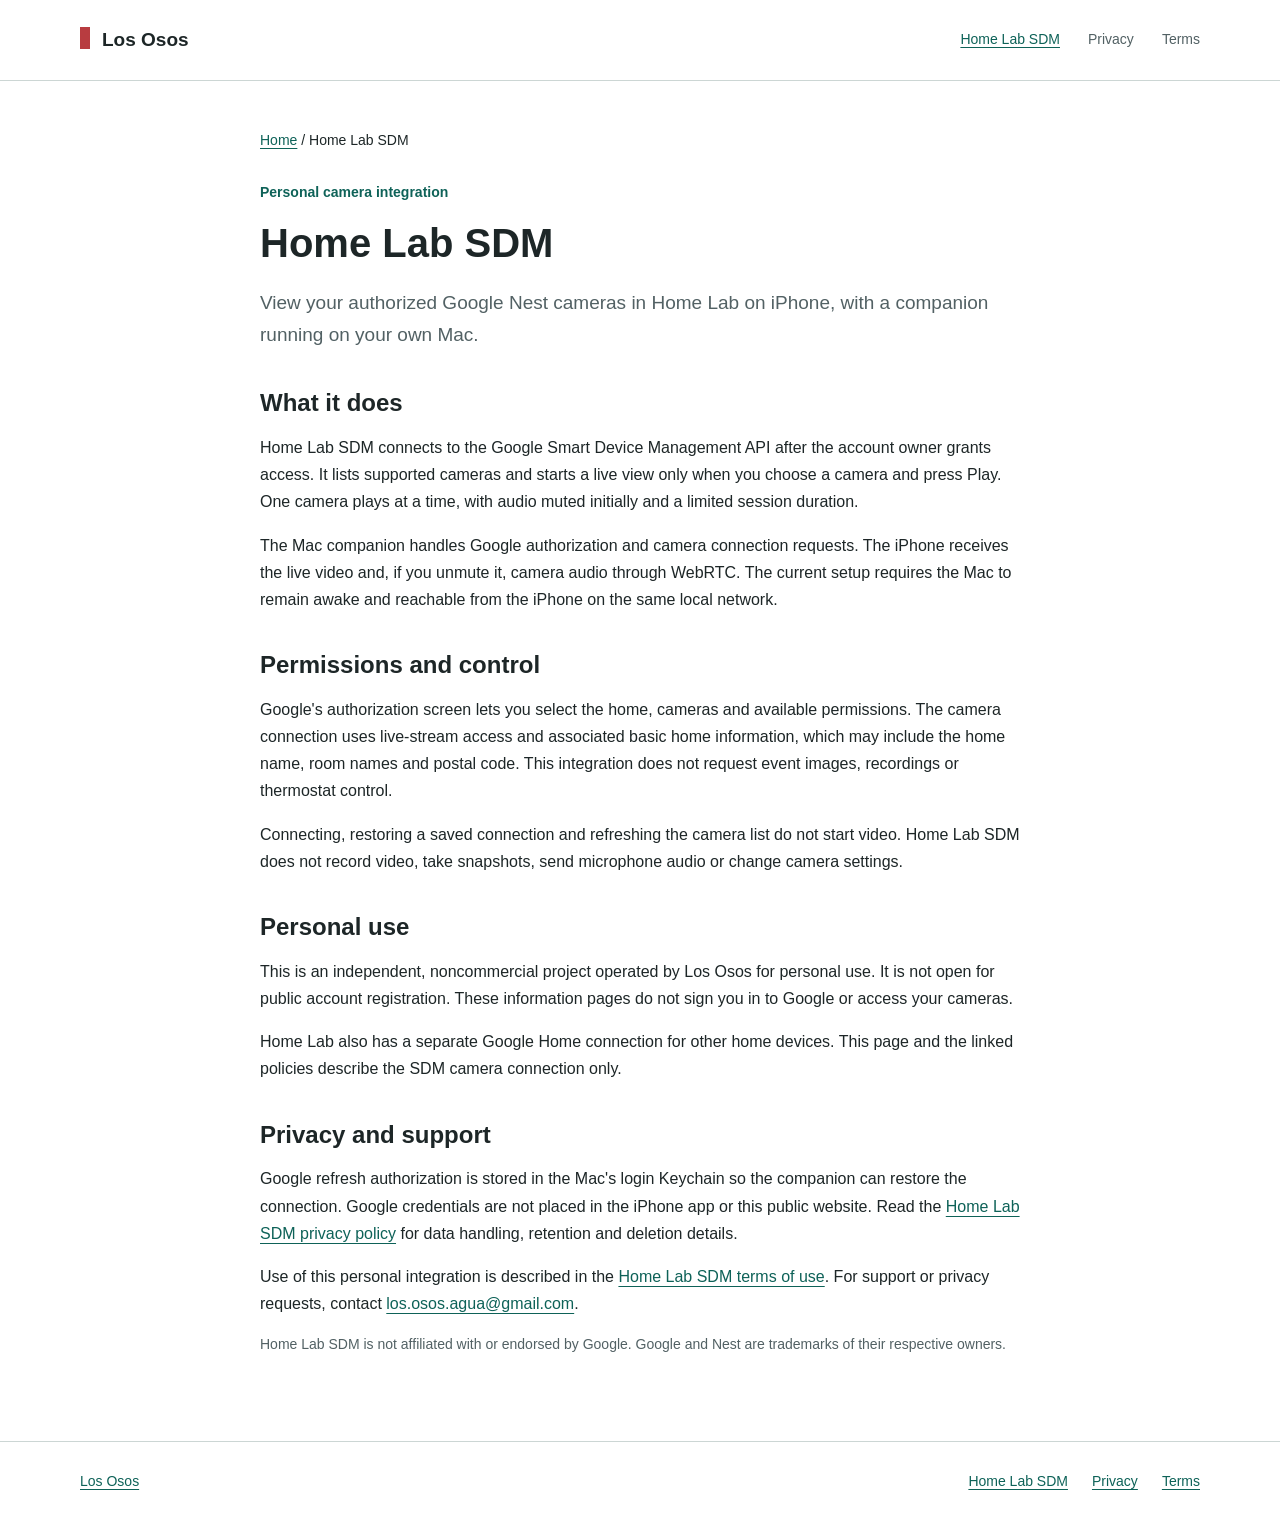
<file: home-lab.html>
<!doctype html>
<html lang="en">
<head>
  <meta charset="utf-8">
  <meta name="viewport" content="width=device-width, initial-scale=1">
  <meta name="description" content="Home Lab SDM is a personal Nest camera integration for iPhone with a local Mac companion.">
  <title>Home Lab SDM</title>
  <link rel="stylesheet" href="styles.css">
</head>
<body>
  <a class="skip" href="#main">Skip to content</a>
  <header class="site-header">
    <div class="wrap header-inner">
      <a class="brand" href="index.html">Los Osos</a>
      <nav aria-label="Main navigation">
        <a href="home-lab.html" aria-current="page">Home Lab SDM</a>
        <a href="home-lab-privacy.html">Privacy</a>
        <a href="home-lab-terms.html">Terms</a>
      </nav>
    </div>
  </header>
  <main class="document" id="main">
    <p class="breadcrumb"><a href="index.html">Home</a> / Home Lab SDM</p>
    <p class="eyebrow">Personal camera integration</p>
    <h1>Home Lab SDM</h1>
    <p class="lead">View your authorized Google Nest cameras in Home Lab on iPhone, with a companion running on your own Mac.</p>
    <h2>What it does</h2>
    <p>Home Lab SDM connects to the Google Smart Device Management API after the account owner grants access. It lists supported cameras and starts a live view only when you choose a camera and press Play. One camera plays at a time, with audio muted initially and a limited session duration.</p>
    <p>The Mac companion handles Google authorization and camera connection requests. The iPhone receives the live video and, if you unmute it, camera audio through WebRTC. The current setup requires the Mac to remain awake and reachable from the iPhone on the same local network.</p>
    <h2>Permissions and control</h2>
    <p>Google's authorization screen lets you select the home, cameras and available permissions. The camera connection uses live-stream access and associated basic home information, which may include the home name, room names and postal code. This integration does not request event images, recordings or thermostat control.</p>
    <p>Connecting, restoring a saved connection and refreshing the camera list do not start video. Home Lab SDM does not record video, take snapshots, send microphone audio or change camera settings.</p>
    <h2>Personal use</h2>
    <p>This is an independent, noncommercial project operated by Los Osos for personal use. It is not open for public account registration. These information pages do not sign you in to Google or access your cameras.</p>
    <p>Home Lab also has a separate Google Home connection for other home devices. This page and the linked policies describe the SDM camera connection only.</p>
    <h2>Privacy and support</h2>
    <p>Google refresh authorization is stored in the Mac's login Keychain so the companion can restore the connection. Google credentials are not placed in the iPhone app or this public website. Read the <a href="home-lab-privacy.html">Home Lab SDM privacy policy</a> for data handling, retention and deletion details.</p>
    <p>Use of this personal integration is described in the <a href="home-lab-terms.html">Home Lab SDM terms of use</a>. For support or privacy requests, contact <a href="mailto:los.osos.agua@gmail.com">los.osos.agua@gmail.com</a>.</p>
    <p class="meta">Home Lab SDM is not affiliated with or endorsed by Google. Google and Nest are trademarks of their respective owners.</p>
  </main>
  <footer class="site-footer">
    <div class="wrap footer-inner">
      <a href="index.html">Los Osos</a>
      <div class="footer-links"><a href="home-lab.html">Home Lab SDM</a><a href="home-lab-privacy.html">Privacy</a><a href="home-lab-terms.html">Terms</a></div>
    </div>
  </footer>
</body>
</html>
</file>
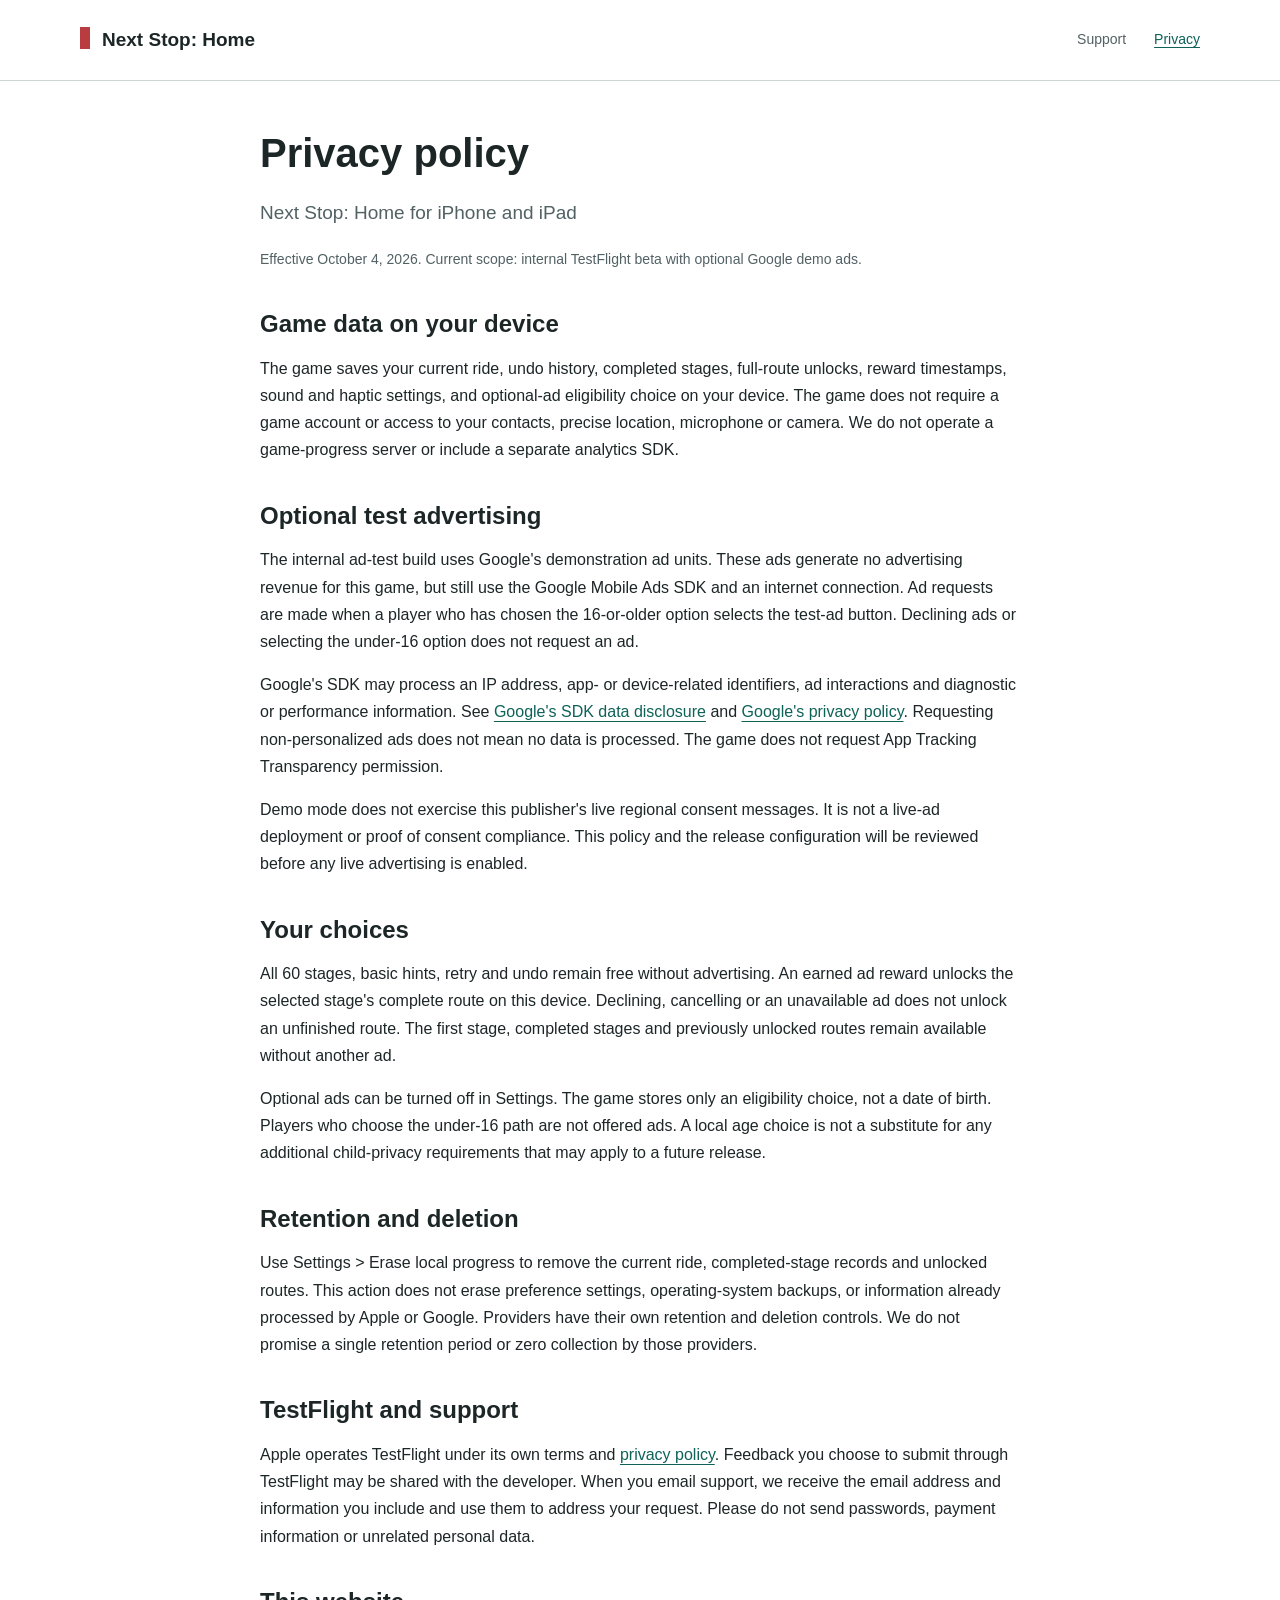
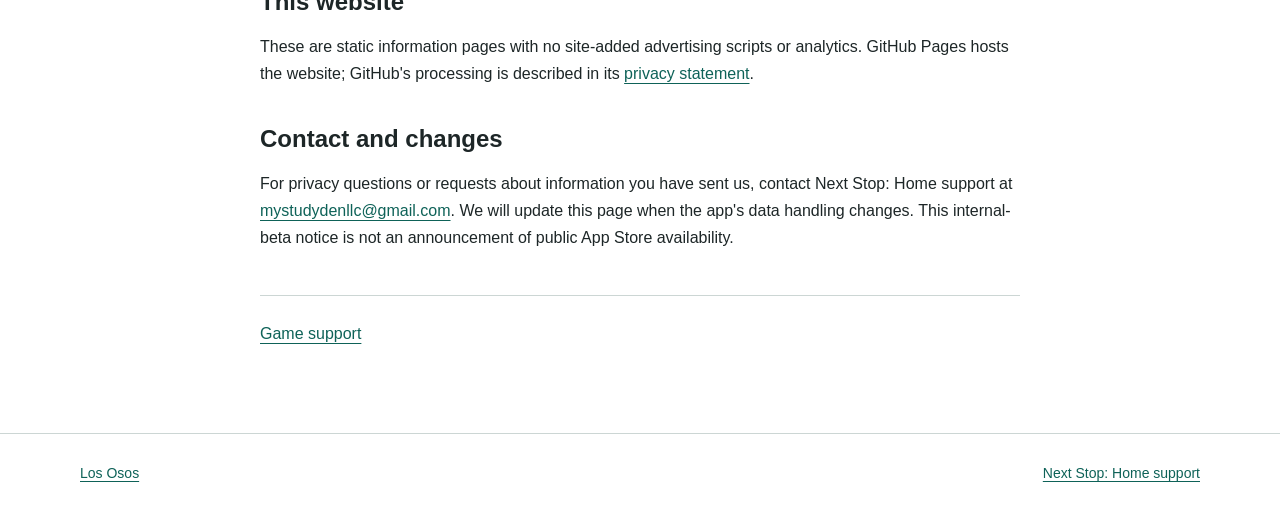
<file: next-stop-home-privacy.html>
<!doctype html>
<html lang="en">
<head>
  <meta charset="utf-8">
  <meta name="viewport" content="width=device-width, initial-scale=1">
  <meta name="description" content="Privacy information for the Next Stop: Home iPhone and iPad internal beta.">
  <title>Privacy | Next Stop: Home</title>
  <link rel="stylesheet" href="styles.css">
</head>
<body>
  <a class="skip" href="#main">Skip to content</a>
  <header class="site-header">
    <div class="wrap header-inner">
      <a class="brand" href="next-stop-home-support.html">Next Stop: Home</a>
      <nav aria-label="Game information">
        <a href="next-stop-home-support.html">Support</a>
        <a href="next-stop-home-privacy.html" aria-current="page">Privacy</a>
      </nav>
    </div>
  </header>
  <main class="document" id="main">
    <h1>Privacy policy</h1>
    <p class="lead">Next Stop: Home for iPhone and iPad</p>
    <p class="meta">Effective October 4, 2026. Current scope: internal TestFlight beta with optional Google demo ads.</p>
    <h2>Game data on your device</h2>
    <p>The game saves your current ride, undo history, completed stages, full-route unlocks, reward timestamps, sound and haptic settings, and optional-ad eligibility choice on your device. The game does not require a game account or access to your contacts, precise location, microphone or camera. We do not operate a game-progress server or include a separate analytics SDK.</p>
    <h2>Optional test advertising</h2>
    <p>The internal ad-test build uses Google's demonstration ad units. These ads generate no advertising revenue for this game, but still use the Google Mobile Ads SDK and an internet connection. Ad requests are made when a player who has chosen the 16-or-older option selects the test-ad button. Declining ads or selecting the under-16 option does not request an ad.</p>
    <p>Google's SDK may process an IP address, app- or device-related identifiers, ad interactions and diagnostic or performance information. See <a href="https://developers.google.com/admob/ios/privacy/data-disclosure">Google's SDK data disclosure</a> and <a href="https://policies.google.com/privacy">Google's privacy policy</a>. Requesting non-personalized ads does not mean no data is processed. The game does not request App Tracking Transparency permission.</p>
    <p>Demo mode does not exercise this publisher's live regional consent messages. It is not a live-ad deployment or proof of consent compliance. This policy and the release configuration will be reviewed before any live advertising is enabled.</p>
    <h2>Your choices</h2>
    <p>All 60 stages, basic hints, retry and undo remain free without advertising. An earned ad reward unlocks the selected stage's complete route on this device. Declining, cancelling or an unavailable ad does not unlock an unfinished route. The first stage, completed stages and previously unlocked routes remain available without another ad.</p>
    <p>Optional ads can be turned off in Settings. The game stores only an eligibility choice, not a date of birth. Players who choose the under-16 path are not offered ads. A local age choice is not a substitute for any additional child-privacy requirements that may apply to a future release.</p>
    <h2>Retention and deletion</h2>
    <p>Use Settings &gt; Erase local progress to remove the current ride, completed-stage records and unlocked routes. This action does not erase preference settings, operating-system backups, or information already processed by Apple or Google. Providers have their own retention and deletion controls. We do not promise a single retention period or zero collection by those providers.</p>
    <h2>TestFlight and support</h2>
    <p>Apple operates TestFlight under its own terms and <a href="https://www.apple.com/legal/privacy/">privacy policy</a>. Feedback you choose to submit through TestFlight may be shared with the developer. When you email support, we receive the email address and information you include and use them to address your request. Please do not send passwords, payment information or unrelated personal data.</p>
    <h2>This website</h2>
    <p>These are static information pages with no site-added advertising scripts or analytics. GitHub Pages hosts the website; GitHub's processing is described in its <a href="https://docs.github.com/en/site-policy/privacy-policies/github-general-privacy-statement">privacy statement</a>.</p>
    <h2>Contact and changes</h2>
    <p>For privacy questions or requests about information you have sent us, contact Next Stop: Home support at <a href="mailto:mystudydenllc@gmail.com">mystudydenllc@gmail.com</a>. We will update this page when the app's data handling changes. This internal-beta notice is not an announcement of public App Store availability.</p>
    <p class="document-end"><a href="next-stop-home-support.html">Game support</a></p>
  </main>
  <footer class="site-footer">
    <div class="wrap footer-inner"><a href="index.html">Los Osos</a><a href="next-stop-home-support.html">Next Stop: Home support</a></div>
  </footer>
</body>
</html>
</file>
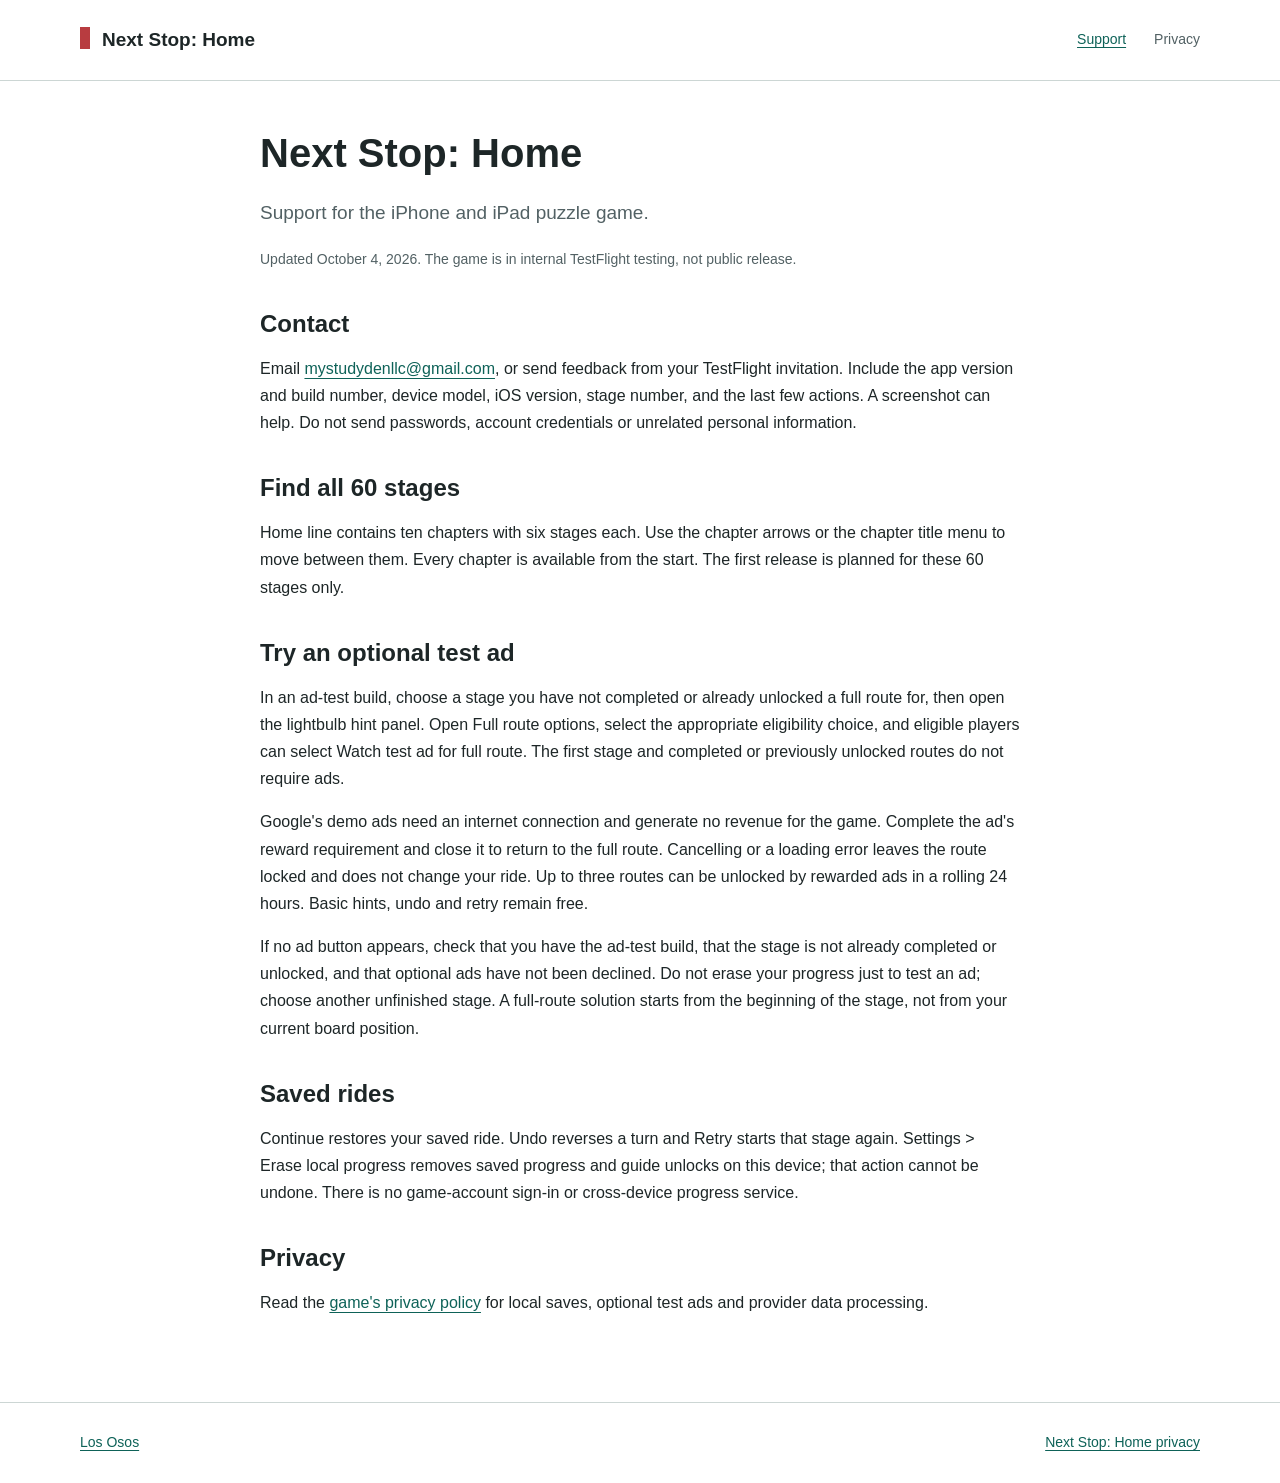
<file: next-stop-home-support.html>
<!doctype html>
<html lang="en">
<head>
  <meta charset="utf-8">
  <meta name="viewport" content="width=device-width, initial-scale=1">
  <meta name="description" content="Support and internal TestFlight testing guidance for Next Stop: Home.">
  <title>Support | Next Stop: Home</title>
  <link rel="stylesheet" href="styles.css">
</head>
<body>
  <a class="skip" href="#main">Skip to content</a>
  <header class="site-header">
    <div class="wrap header-inner">
      <a class="brand" href="next-stop-home-support.html">Next Stop: Home</a>
      <nav aria-label="Game information">
        <a href="next-stop-home-support.html" aria-current="page">Support</a>
        <a href="next-stop-home-privacy.html">Privacy</a>
      </nav>
    </div>
  </header>
  <main class="document" id="main">
    <h1>Next Stop: Home</h1>
    <p class="lead">Support for the iPhone and iPad puzzle game.</p>
    <p class="meta">Updated October 4, 2026. The game is in internal TestFlight testing, not public release.</p>
    <h2>Contact</h2>
    <p>Email <a href="mailto:mystudydenllc@gmail.com">mystudydenllc@gmail.com</a>, or send feedback from your TestFlight invitation. Include the app version and build number, device model, iOS version, stage number, and the last few actions. A screenshot can help. Do not send passwords, account credentials or unrelated personal information.</p>
    <h2>Find all 60 stages</h2>
    <p>Home line contains ten chapters with six stages each. Use the chapter arrows or the chapter title menu to move between them. Every chapter is available from the start. The first release is planned for these 60 stages only.</p>
    <h2>Try an optional test ad</h2>
    <p>In an ad-test build, choose a stage you have not completed or already unlocked a full route for, then open the lightbulb hint panel. Open Full route options, select the appropriate eligibility choice, and eligible players can select Watch test ad for full route. The first stage and completed or previously unlocked routes do not require ads.</p>
    <p>Google's demo ads need an internet connection and generate no revenue for the game. Complete the ad's reward requirement and close it to return to the full route. Cancelling or a loading error leaves the route locked and does not change your ride. Up to three routes can be unlocked by rewarded ads in a rolling 24 hours. Basic hints, undo and retry remain free.</p>
    <p>If no ad button appears, check that you have the ad-test build, that the stage is not already completed or unlocked, and that optional ads have not been declined. Do not erase your progress just to test an ad; choose another unfinished stage. A full-route solution starts from the beginning of the stage, not from your current board position.</p>
    <h2>Saved rides</h2>
    <p>Continue restores your saved ride. Undo reverses a turn and Retry starts that stage again. Settings &gt; Erase local progress removes saved progress and guide unlocks on this device; that action cannot be undone. There is no game-account sign-in or cross-device progress service.</p>
    <h2>Privacy</h2>
    <p>Read the <a href="next-stop-home-privacy.html">game's privacy policy</a> for local saves, optional test ads and provider data processing.</p>
  </main>
  <footer class="site-footer">
    <div class="wrap footer-inner"><a href="index.html">Los Osos</a><a href="next-stop-home-privacy.html">Next Stop: Home privacy</a></div>
  </footer>
</body>
</html>
</file>
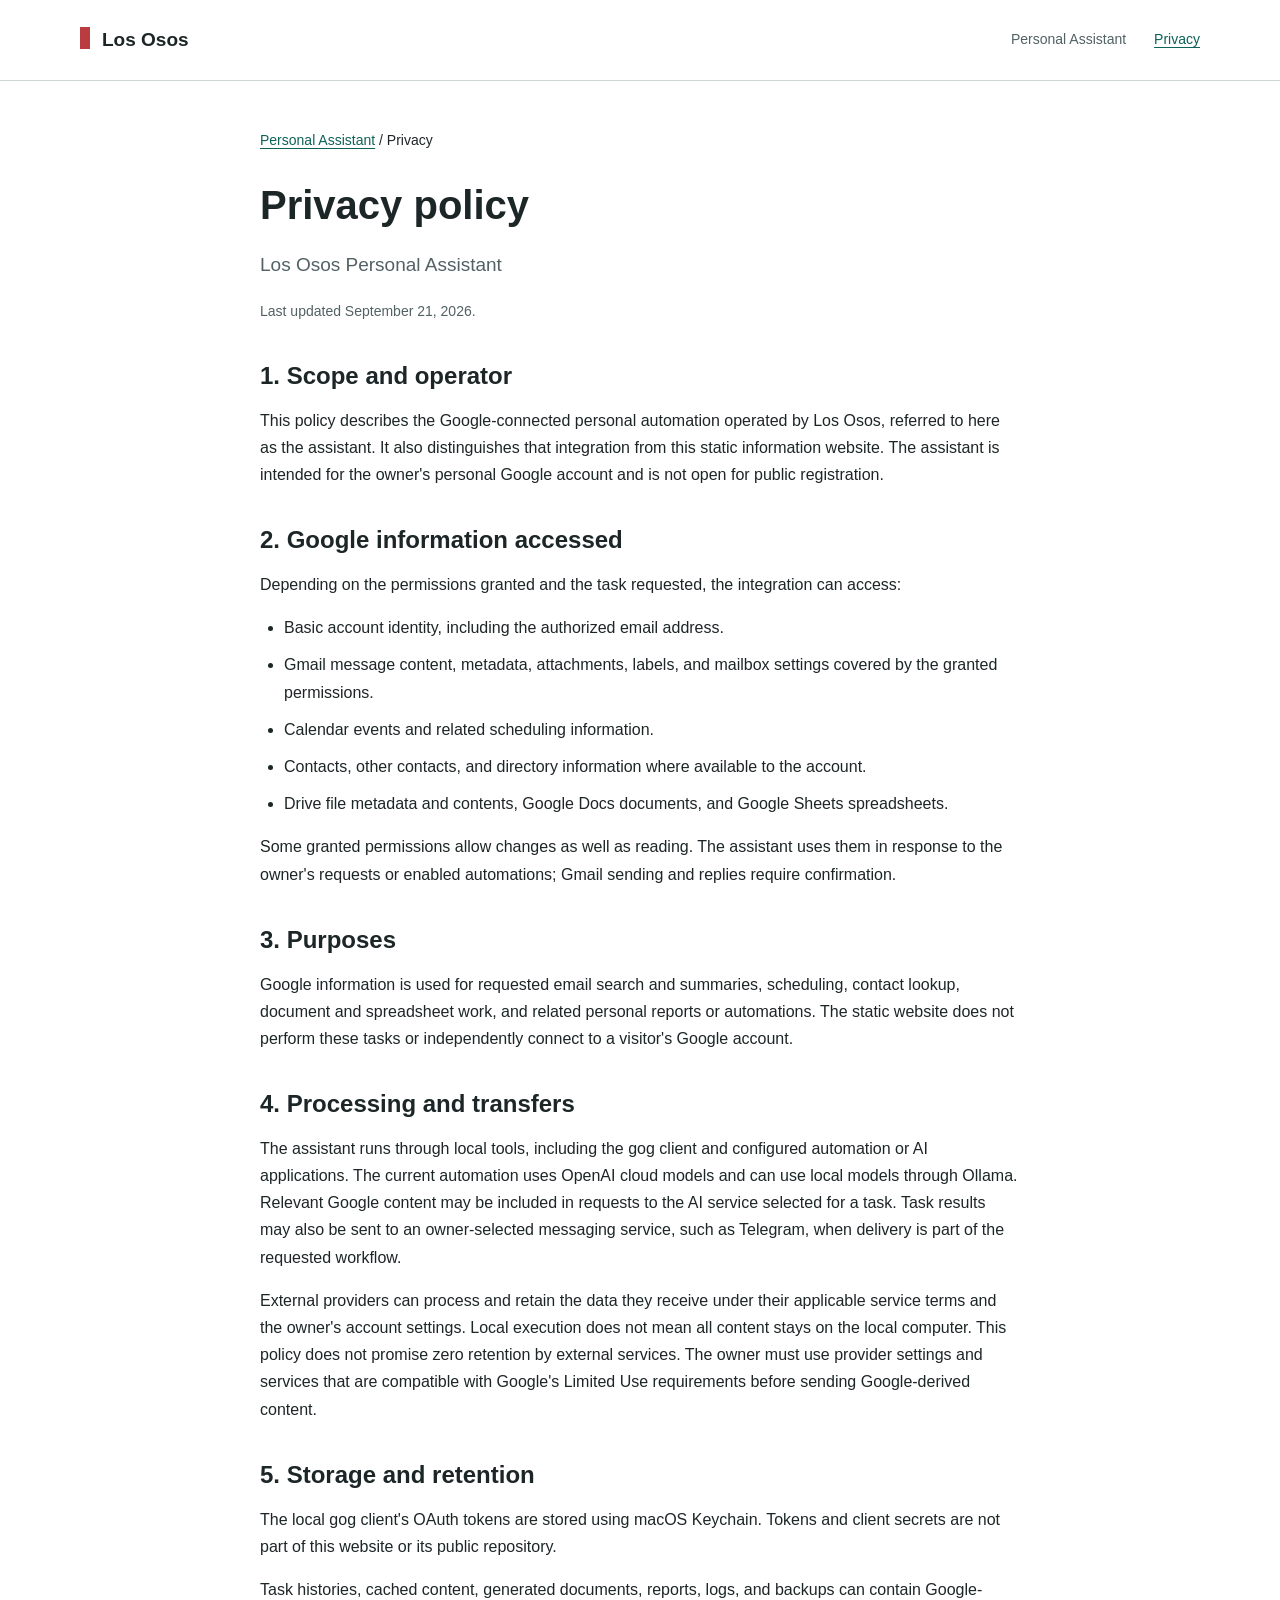
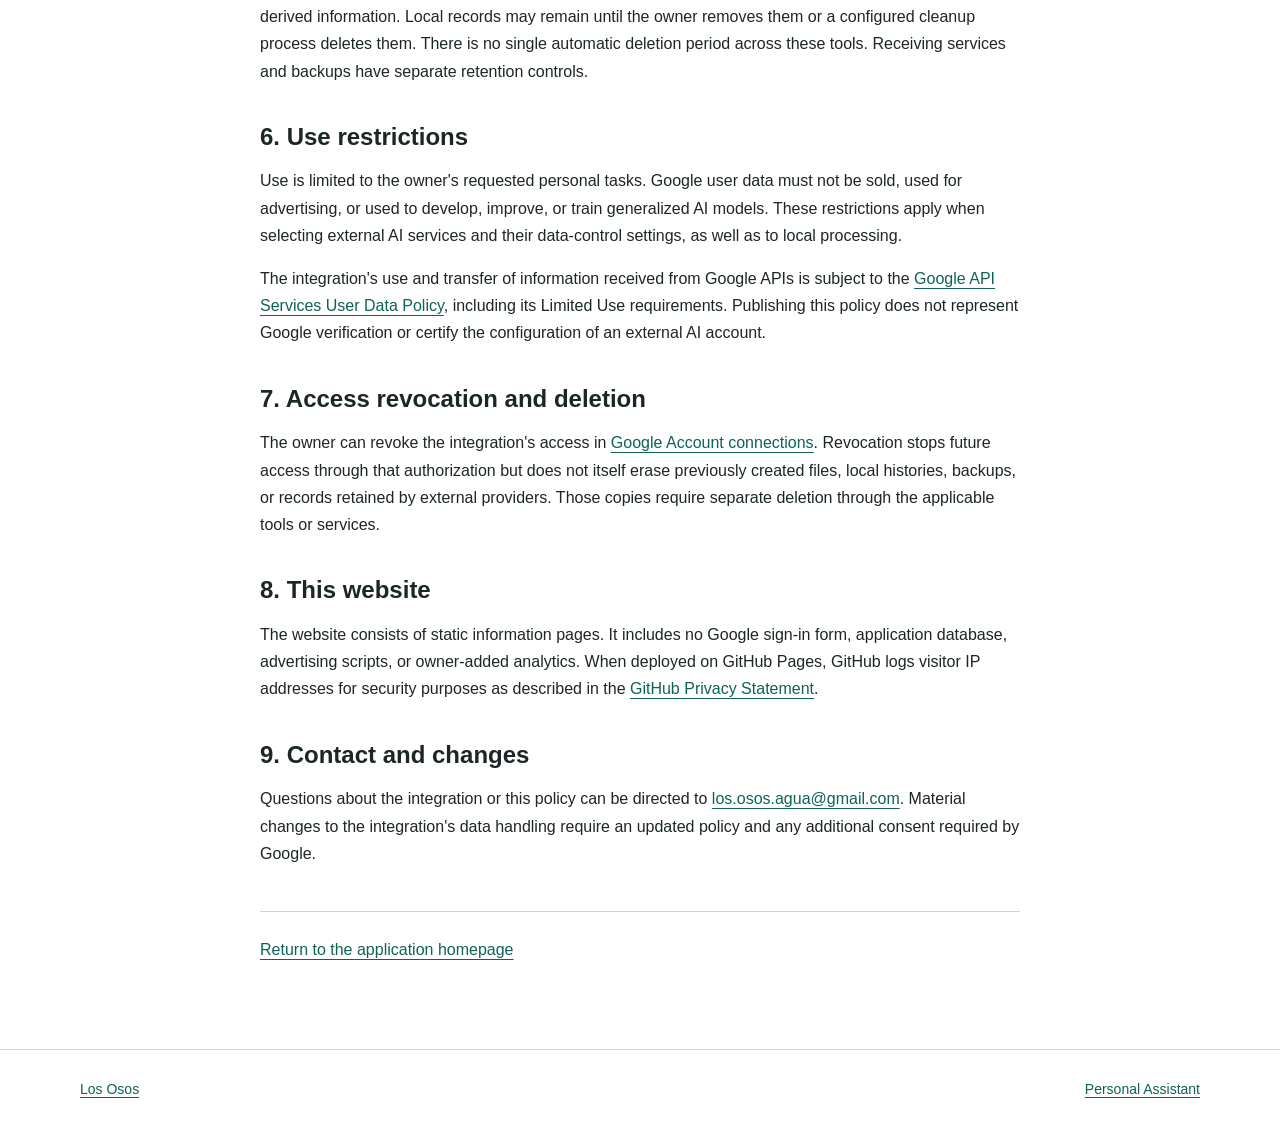
<file: privacy.html>
<!doctype html>
<html lang="en">
<head>
  <meta charset="utf-8">
  <meta name="viewport" content="width=device-width, initial-scale=1">
  <meta name="description" content="Privacy policy for Los Osos Personal Assistant, a personal-use Google integration.">
  <title>Privacy Policy | Los Osos Personal Assistant</title>
  <link rel="stylesheet" href="styles.css">
</head>
<body>
  <a class="skip" href="#main">Skip to content</a>
  <header class="site-header">
    <div class="wrap header-inner">
      <a class="brand" href="index.html">Los Osos</a>
      <nav aria-label="Main navigation">
        <a href="assistant.html">Personal Assistant</a>
        <a href="privacy.html" aria-current="page">Privacy</a>
      </nav>
    </div>
  </header>
  <main class="document" id="main">
    <p class="breadcrumb"><a href="assistant.html">Personal Assistant</a> / Privacy</p>
    <h1>Privacy policy</h1>
    <p class="lead">Los Osos Personal Assistant</p>
    <p class="meta">Last updated September 21, 2026.</p>
    <h2>1. Scope and operator</h2>
    <p>This policy describes the Google-connected personal automation operated by Los Osos, referred to here as the assistant. It also distinguishes that integration from this static information website. The assistant is intended for the owner's personal Google account and is not open for public registration.</p>
    <h2>2. Google information accessed</h2>
    <p>Depending on the permissions granted and the task requested, the integration can access:</p>
    <ul>
      <li>Basic account identity, including the authorized email address.</li>
      <li>Gmail message content, metadata, attachments, labels, and mailbox settings covered by the granted permissions.</li>
      <li>Calendar events and related scheduling information.</li>
      <li>Contacts, other contacts, and directory information where available to the account.</li>
      <li>Drive file metadata and contents, Google Docs documents, and Google Sheets spreadsheets.</li>
    </ul>
    <p>Some granted permissions allow changes as well as reading. The assistant uses them in response to the owner's requests or enabled automations; Gmail sending and replies require confirmation.</p>
    <h2>3. Purposes</h2>
    <p>Google information is used for requested email search and summaries, scheduling, contact lookup, document and spreadsheet work, and related personal reports or automations. The static website does not perform these tasks or independently connect to a visitor's Google account.</p>
    <h2>4. Processing and transfers</h2>
    <p>The assistant runs through local tools, including the gog client and configured automation or AI applications. The current automation uses OpenAI cloud models and can use local models through Ollama. Relevant Google content may be included in requests to the AI service selected for a task. Task results may also be sent to an owner-selected messaging service, such as Telegram, when delivery is part of the requested workflow.</p>
    <p>External providers can process and retain the data they receive under their applicable service terms and the owner's account settings. Local execution does not mean all content stays on the local computer. This policy does not promise zero retention by external services. The owner must use provider settings and services that are compatible with Google's Limited Use requirements before sending Google-derived content.</p>
    <h2>5. Storage and retention</h2>
    <p>The local gog client's OAuth tokens are stored using macOS Keychain. Tokens and client secrets are not part of this website or its public repository.</p>
    <p>Task histories, cached content, generated documents, reports, logs, and backups can contain Google-derived information. Local records may remain until the owner removes them or a configured cleanup process deletes them. There is no single automatic deletion period across these tools. Receiving services and backups have separate retention controls.</p>
    <h2>6. Use restrictions</h2>
    <p>Use is limited to the owner's requested personal tasks. Google user data must not be sold, used for advertising, or used to develop, improve, or train generalized AI models. These restrictions apply when selecting external AI services and their data-control settings, as well as to local processing.</p>
    <p>The integration's use and transfer of information received from Google APIs is subject to the <a href="https://developers.google.com/terms/api-services-user-data-policy">Google API Services User Data Policy</a>, including its Limited Use requirements. Publishing this policy does not represent Google verification or certify the configuration of an external AI account.</p>
    <h2>7. Access revocation and deletion</h2>
    <p>The owner can revoke the integration's access in <a href="https://myaccount.google.com/connections">Google Account connections</a>. Revocation stops future access through that authorization but does not itself erase previously created files, local histories, backups, or records retained by external providers. Those copies require separate deletion through the applicable tools or services.</p>
    <h2>8. This website</h2>
    <p>The website consists of static information pages. It includes no Google sign-in form, application database, advertising scripts, or owner-added analytics. When deployed on GitHub Pages, GitHub logs visitor IP addresses for security purposes as described in the <a href="https://docs.github.com/en/site-policy/privacy-policies/github-general-privacy-statement">GitHub Privacy Statement</a>.</p>
    <h2>9. Contact and changes</h2>
    <p>Questions about the integration or this policy can be directed to <a href="mailto:los.osos.agua@gmail.com">los.osos.agua@gmail.com</a>. Material changes to the integration's data handling require an updated policy and any additional consent required by Google.</p>
    <p class="document-end"><a href="assistant.html">Return to the application homepage</a></p>
  </main>
  <footer class="site-footer">
    <div class="wrap footer-inner">
      <a href="index.html">Los Osos</a>
      <a href="assistant.html">Personal Assistant</a>
    </div>
  </footer>
</body>
</html>
</file>
<file: styles.css>
:root {
  color-scheme: light;
  --ink: #1d2627;
  --muted: #526164;
  --paper: #ffffff;
  --soft: #f0f4f3;
  --line: #ccd6d4;
  --accent: #0e6258;
  --signal: #b83c40;
  font-family: -apple-system, BlinkMacSystemFont, "Segoe UI", sans-serif;
  font-size: 16px;
}
* { box-sizing: border-box; }
html { scroll-behavior: smooth; }
body { margin: 0; background: var(--paper); color: var(--ink); line-height: 1.7; }
a { color: var(--accent); text-underline-offset: .23em; overflow-wrap: anywhere; }
a:hover { color: var(--signal); }
a:focus-visible { outline: 3px solid var(--signal); outline-offset: 5px; }
img { max-width: 100%; display: block; }
.wrap { width: min(1120px, calc(100% - 64px)); margin-inline: auto; }
.skip { position: absolute; top: -100px; left: 16px; z-index: 10; padding: 12px; background: white; }
.skip:focus { top: 8px; }
.site-header { border-bottom: 1px solid var(--line); background: var(--paper); }
.header-inner { display: flex; justify-content: space-between; align-items: center; gap: 24px; min-height: 80px; padding-block: 18px; flex-wrap: wrap; }
.brand { font-size: 19px; font-weight: 750; color: var(--ink); text-decoration: none; }
.brand::before { content: ""; display: inline-block; width: 10px; height: 22px; background: var(--signal); margin-right: 12px; vertical-align: -.15em; }
nav { display: flex; flex-wrap: wrap; gap: 12px 28px; font-size: 14px; }
nav a { color: var(--muted); text-decoration: none; }
nav a[aria-current="page"] { color: var(--accent); text-decoration: underline; }
.hero { position: relative; min-height: 400px; display: grid; align-items: center; overflow: hidden; background: var(--soft); }
.hero-image { position: absolute; inset: 0; width: 100%; height: 100%; object-fit: cover; object-position: center; }
.hero-content { position: relative; padding-block: 70px; }
.hero-copy { max-width: 460px; }
.eyebrow { margin: 0 0 14px; color: var(--accent); font-size: 14px; font-weight: 650; }
h1, h2, h3 { line-height: 1.2; letter-spacing: 0; overflow-wrap: anywhere; }
h1 { font-size: 64px; font-weight: 700; margin: 0 0 24px; }
.intro { font-size: 20px; line-height: 1.6; margin: 0; max-width: 38ch; color: #354446; }
.section { padding-block: 52px; }
.section-head { display: flex; align-items: baseline; justify-content: space-between; gap: 20px; padding-bottom: 20px; border-bottom: 1px solid var(--line); }
.section-head h2 { font-size: 24px; margin: 0; }
.section-index { color: var(--muted); font-size: 14px; }
.project { display: grid; grid-template-columns: 60px 1fr auto; gap: 28px; align-items: start; padding-block: 32px; border-bottom: 1px solid var(--line); }
.project-number { color: var(--signal); font-size: 15px; padding-top: 3px; }
.project h3 { font-size: 25px; margin: 0 0 12px; }
.project p { margin: 0; max-width: 62ch; color: var(--muted); }
.project-link { font-size: 15px; padding-top: 4px; }
.caption { margin-top: 22px; font-size: 14px; color: var(--muted); }
.site-footer { border-top: 1px solid var(--line); }
.footer-inner { display: flex; justify-content: space-between; flex-wrap: wrap; gap: 16px 28px; padding-block: 28px; font-size: 14px; color: var(--muted); }
.footer-links { display: flex; flex-wrap: wrap; gap: 12px 24px; }
.document { width: min(760px, calc(100% - 64px)); margin-inline: auto; padding-block: 48px 70px; }
.breadcrumb { margin: 0 0 28px; font-size: 14px; }
.document h1 { font-size: 40px; margin-bottom: 20px; }
.document h2 { font-size: 24px; margin: 38px 0 14px; }
.document h3 { font-size: 19px; margin-top: 28px; }
.document p, .document li { overflow-wrap: anywhere; }
.document li { margin-block: 10px; }
.document ul { padding-left: 24px; }
.document .lead { font-size: 19px; color: var(--muted); }
.document .meta { font-size: 14px; color: var(--muted); }
.notice { border-left: 3px solid var(--signal); background: #fff4f3; padding: 16px 20px; margin-block: 28px; font-size: 15px; }
.notice p { margin: 0; }
dl { margin-block: 24px; }
dt { font-weight: 650; margin-top: 20px; }
dd { margin: 6px 0 0; color: var(--muted); }
.document-end { margin-top: 44px; padding-top: 24px; border-top: 1px solid var(--line); }
@media (max-width: 640px) {
  .wrap, .document { width: calc(100% - 40px); }
  .header-inner { gap: 14px; min-height: 76px; }
  nav { gap: 10px 18px; }
  .hero { min-height: 330px; }
  .hero-content { padding-block: 38px; }
  .hero-image { object-position: left center; }
  .hero-copy { max-width: 260px; }
  h1 { font-size: 46px; }
  .intro { font-size: 18px; }
  .section { padding-block: 34px; }
  .project { grid-template-columns: 28px 1fr; gap: 16px; }
  .project h3 { font-size: 23px; }
  .project-link { grid-column: 2; padding-top: 0; }
  .document { padding-top: 32px; }
  .document h1 { font-size: 32px; }
  .document h2 { font-size: 23px; }
}
@media (prefers-reduced-motion: reduce) { html { scroll-behavior: auto; } }
</file>
